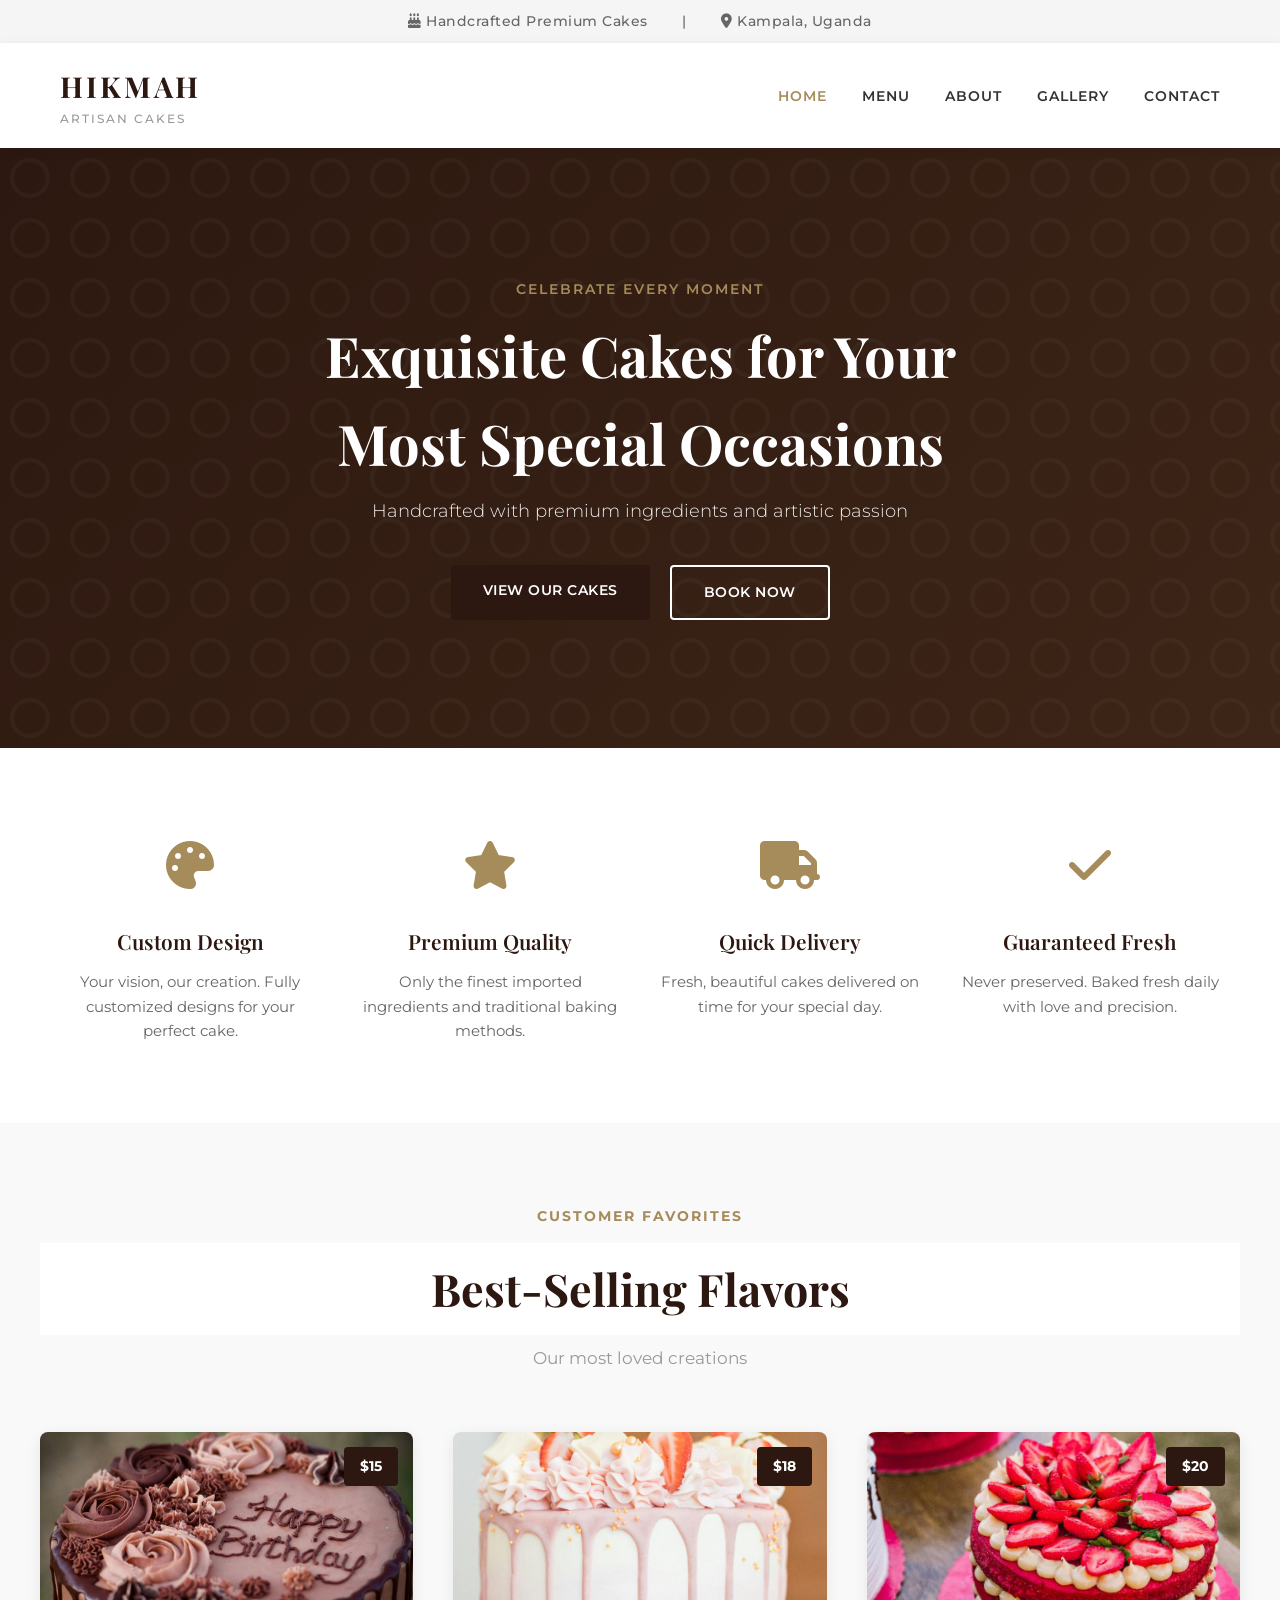
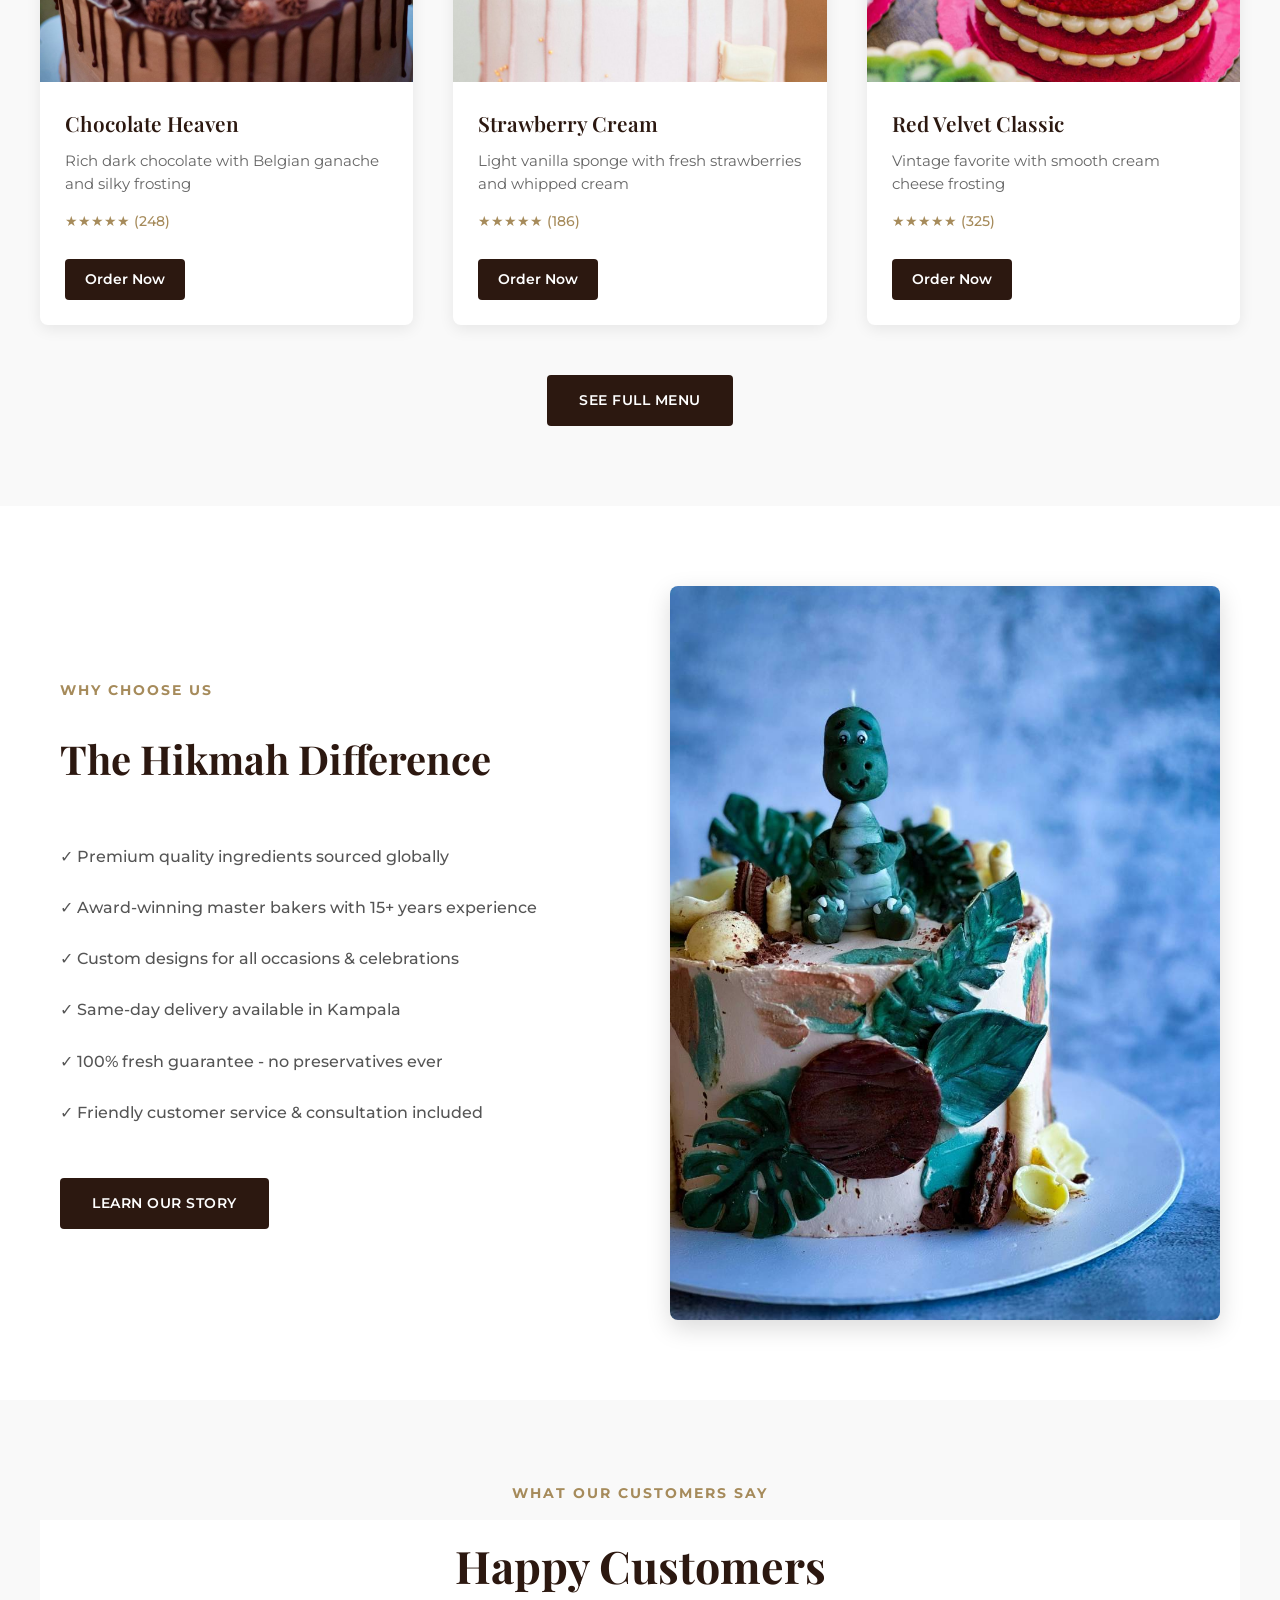
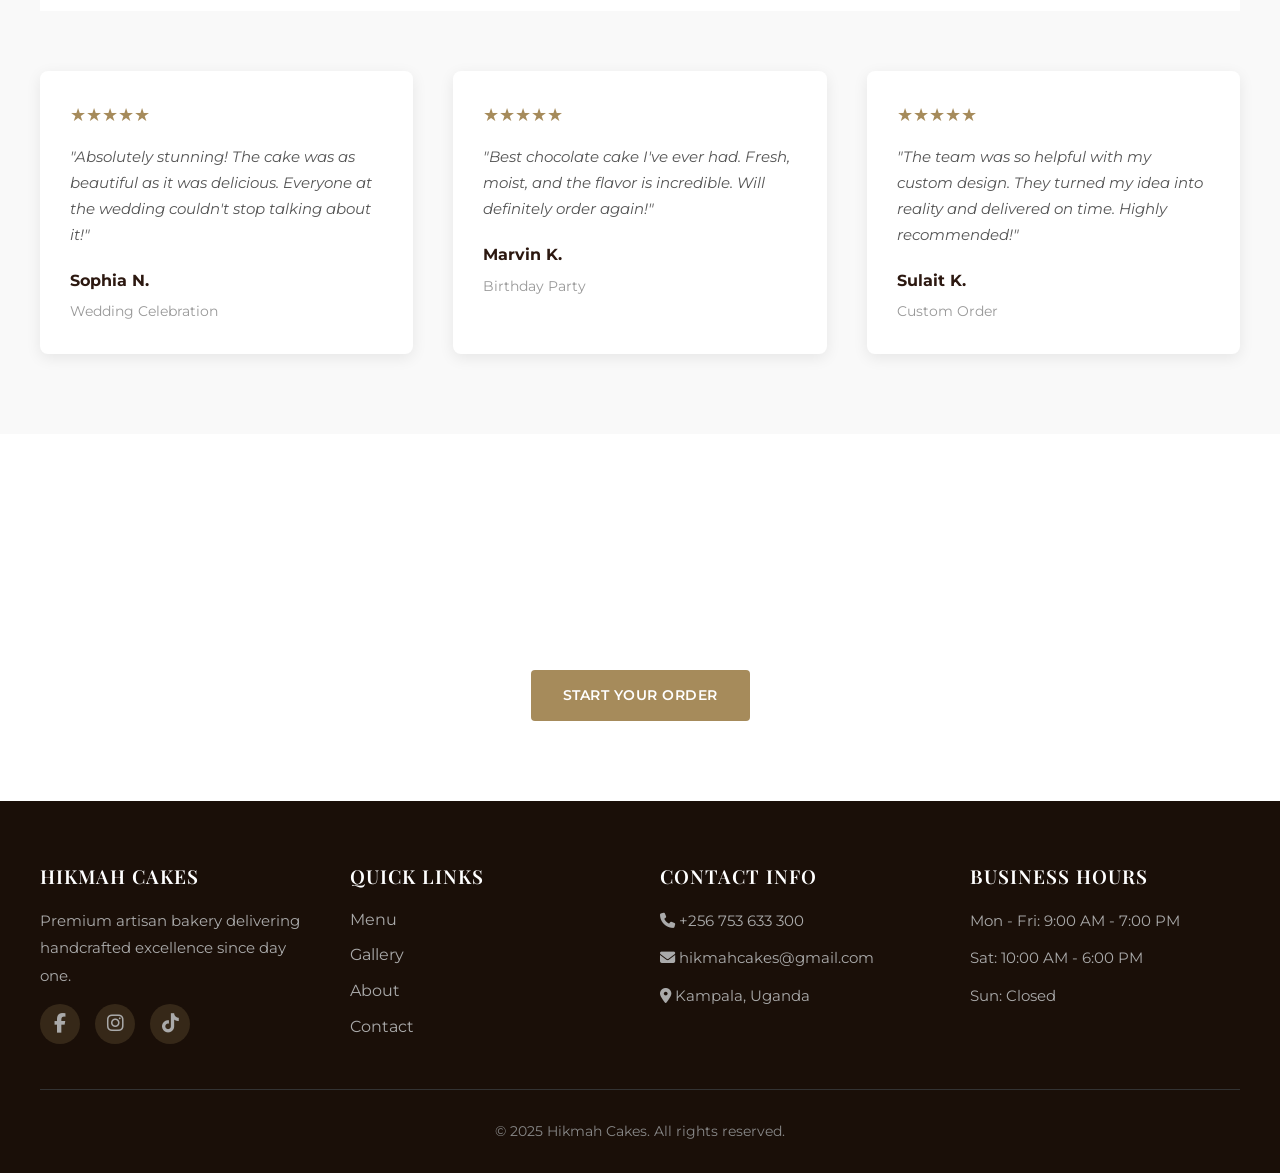
<file: index.html>
<!DOCTYPE html>
<html lang="en">
<head>
    <meta charset="UTF-8">
    <meta name="viewport" content="width=device-width, initial-scale=1.0">
    <meta name="description" content="Premium artisan cakes handcrafted with the finest ingredients. Custom designs for weddings, celebrations, and special occasions.">
    <title>Hikmah Cakes | Premium Artisan Bakery</title>
    <link rel="stylesheet" href="style.css">    <link rel="stylesheet" href="https://cdnjs.cloudflare.com/ajax/libs/font-awesome/6.4.0/css/all.min.css">    <link href="https://fonts.googleapis.com/css2?family=Montserrat:wght@300;400;500;600;700&family=Playfair+Display:wght@400;500;600;700&display=swap" rel="stylesheet">
</head>
<body>
    <!-- Simple Top Bar -->
    <div class="top-bar">
        <div class="top-bar-content">
            <span><i class="fas fa-birthday-cake"></i> Handcrafted Premium Cakes</span>
            <span>|</span>
            <span><i class="fas fa-map-marker-alt"></i>  Kampala, Uganda</span>
        </div>
    </div>

    <!-- Header & Logo -->
    <header class="main-header">
        <div class="header-wrapper">
            <div class="logo-main">
                <h1>HIKMAH</h1>
                <p>ARTISAN CAKES</p>
            </div>
            <nav role="navigation" aria-label="Main navigation" class="nav-main">
                <div class="hamburger" onclick="toggleMenu()">
                    <span></span>
                    <span></span>
                    <span></span>
                </div>
                <ul id="nav-menu">
                    <li><a href="index.html" class="active">HOME</a></li>
                    <li><a href="menu.html">MENU</a></li>                   
                    <li><a href="about.html">ABOUT</a></li>
                    <li><a href="gallery.html">GALLERY</a></li>
                    <li><a href="contact.html">CONTACT</a></li>
                </ul>
            </nav>
        </div>
    </header>

    <!-- Hero Section with Image -->
    <section class="hero-main">
        <div class="hero-overlay"></div>
        <div class="hero-text">
            <span class="hero-label">Celebrate Every Moment</span>
            <h2>Exquisite Cakes for Your</h2>
            <h2>Most Special Occasions</h2>
            <p>Handcrafted with premium ingredients and artistic passion</p>
            <div class="hero-buttons">
                <a href="menu.html" class="btn btn-dark">View Our Cakes</a>
                <a href="contact.html" class="btn btn-outline">Book Now</a>
            </div>
        </div>
    </section>

    <!-- Features Section -->
    <section class="features-section">
        <div class="features-grid">
            <div class="feature-card">
                <div class="feature-icon"><i class="fas fa-palette"></i></div>
                <h3>Custom Design</h3>
                <p>Your vision, our creation. Fully customized designs for your perfect cake.</p>
            </div>
            <div class="feature-card">
                <div class="feature-icon"><i class="fas fa-star"></i></div>
                <h3>Premium Quality</h3>
                <p>Only the finest imported ingredients and traditional baking methods.</p>
            </div>
            <div class="feature-card">
                <div class="feature-icon"><i class="fas fa-truck"></i></div>
                <h3>Quick Delivery</h3>
                <p>Fresh, beautiful cakes delivered on time for your special day.</p>
            </div>
            <div class="feature-card">
                <div class="feature-icon"><i class="fas fa-check"></i></div>
                <h3>Guaranteed Fresh</h3>
                <p>Never preserved. Baked fresh daily with love and precision.</p>
            </div>
        </div>
    </section>

    <!-- Best Sellers Section -->
    <section class="bestsellers">
        <div class="section-header">
            <span class="section-label">CUSTOMER FAVORITES</span>
            <h2>Best-Selling Flavors</h2>
            <p>Our most loved creations</p>
        </div>
        <div class="products-grid">
            <article class="product-card">
                <div class="product-image">
                    <img src="images/chocolate-cake.jpg" alt="Chocolate Heaven">
                    <span class="price-badge">$15</span>
                </div>
                <div class="product-info">
                    <h3>Chocolate Heaven</h3>
                    <p>Rich dark chocolate with Belgian ganache and silky frosting</p>
                    <div class="rating">★★★★★ (248)</div>
                    <a href="contact.html" class="product-btn">Order Now</a>
                </div>
            </article>

            <article class="product-card">
                <div class="product-image">
                    <img src="images/strawberry-cake.jpg" alt="Strawberry Cream">
                    <span class="price-badge">$18</span>
                </div>
                <div class="product-info">
                    <h3>Strawberry Cream</h3>
                    <p>Light vanilla sponge with fresh strawberries and whipped cream</p>
                    <div class="rating">★★★★★ (186)</div>
                    <a href="contact.html" class="product-btn">Order Now</a>
                </div>
            </article>

            <article class="product-card">
                <div class="product-image">
                    <img src="images/redvelvet.jpg" alt="Red Velvet">
                    <span class="price-badge">$20</span>
                </div>
                <div class="product-info">
                    <h3>Red Velvet Classic</h3>
                    <p>Vintage favorite with smooth cream cheese frosting</p>
                    <div class="rating">★★★★★ (325)</div>
                    <a href="contact.html" class="product-btn">Order Now</a>
                </div>
            </article>
        </div>
        <div class="section-cta">
            <a href="menu.html" class="btn btn-dark">See Full Menu</a>
        </div>
    </section>

    <!-- Why Choose Us -->
    <section class="why-choose">
        <div class="why-content">
            <div class="why-text">
                <span class="section-label">WHY CHOOSE US</span>
                <h2>The Hikmah Difference</h2>
                <ul class="features-list">
                    <li>✓ Premium quality ingredients sourced globally</li>
                    <li>✓ Award-winning master bakers with 15+ years experience</li>
                    <li>✓ Custom designs for all occasions & celebrations</li>
                    <li>✓ Same-day delivery available in Kampala</li>
                    <li>✓ 100% fresh guarantee - no preservatives ever</li>
                    <li>✓ Friendly customer service & consultation included</li>
                </ul>
                <a href="about.html" class="btn btn-dark">Learn Our Story</a>
            </div>
            <div class="why-image">
                <img src="images/karina-kungla-aZp6Gya7pUQ-unsplash.jpg" alt="Premium Cake">
            </div>
        </div>
    </section>

    <!-- Testimonials -->
    <section class="testimonials">
        <div class="section-header">
            <span class="section-label">WHAT OUR CUSTOMERS SAY</span>
            <h2>Happy Customers</h2>
        </div>
        <div class="testimonials-grid">
            <div class="testimonial-card">
                <div class="stars">★★★★★</div>
                <p>"Absolutely stunning! The cake was as beautiful as it was delicious. Everyone at the wedding couldn't stop talking about it!"</p>
                <strong>Sophia N.</strong>
                <span>Wedding Celebration</span>
            </div>
            <div class="testimonial-card">
                <div class="stars">★★★★★</div>
                <p>"Best chocolate cake I've ever had. Fresh, moist, and the flavor is incredible. Will definitely order again!"</p>
                <strong>Marvin K.</strong>
                <span>Birthday Party</span>
            </div>
            <div class="testimonial-card">
                <div class="stars">★★★★★</div>
                <p>"The team was so helpful with my custom design. They turned my idea into reality and delivered on time. Highly recommended!"</p>
                <strong>Sulait K.</strong>
                <span>Custom Order</span>
            </div>
        </div>
    </section>

    <!-- CTA Banner -->
    <section class="cta-banner">
        <h2>Ready to Order?</h2>
        <p>Create an unforgettable experience for your next celebration</p>
        <a href="contact.html" class="btn btn-secondary">Start Your Order</a>
    </section>

    <!-- Footer -->
    <footer class="main-footer">
        <div class="footer-top">
            <div class="footer-col">
                <h4>HIKMAH CAKES</h4>
                <p>Premium artisan bakery delivering handcrafted excellence since day one.</p>
                <div class="social-links">
                    <a href="#" title="Facebook"><i class="fab fa-facebook-f"></i></a>
                    <a href="#" title="Instagram"><i class="fab fa-instagram"></i></a>
                    <a href="#" title="TikTok"><i class="fab fa-tiktok"></i></a>
                </div>
            </div>
            <div class="footer-col">
                <h4>QUICK LINKS</h4>
                <ul>
                    <li><a href="menu.html">Menu</a></li>
                    <li><a href="gallery.html">Gallery</a></li>
                    <li><a href="about.html">About</a></li>
                    <li><a href="contact.html">Contact</a></li>
                </ul>
            </div>
            <div class="footer-col">
                <h4>CONTACT INFO</h4>
                <p><i class="fas fa-phone"></i> +256 753 633 300</p>
                <p><i class="fas fa-envelope"></i> hikmahcakes@gmail.com</p>
                <p><i class="fas fa-map-marker-alt"></i>  Kampala, Uganda</p>
            </div>
            <div class="footer-col">
                <h4>BUSINESS HOURS</h4>
                <p>Mon - Fri: 9:00 AM - 7:00 PM</p>
                <p>Sat: 10:00 AM - 6:00 PM</p>
                <p>Sun: Closed</p>
            </div>
        </div>
        <div class="footer-bottom">
            <p>&copy; 2025 Hikmah Cakes. All rights reserved.</p>
        </div>
    </footer>

    <script src="nav.js"></script>
</body>
</html>
</file>
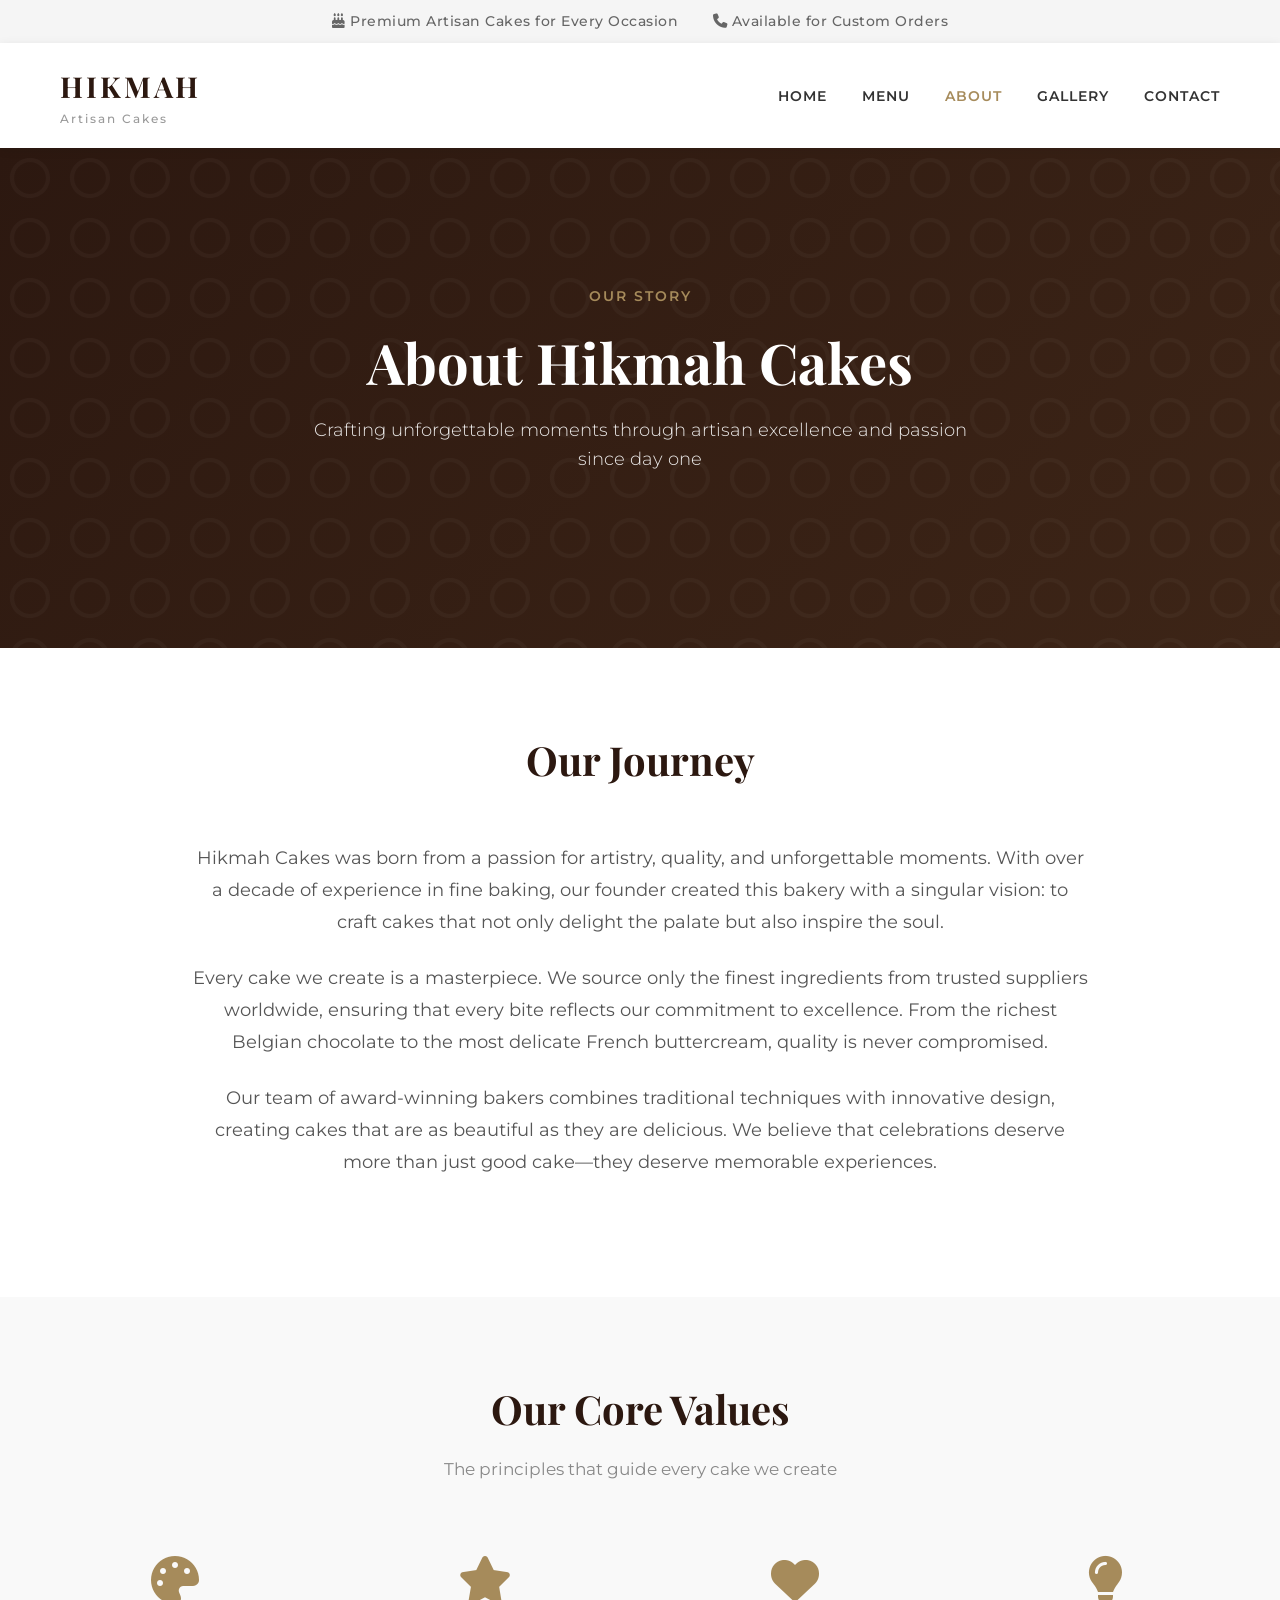
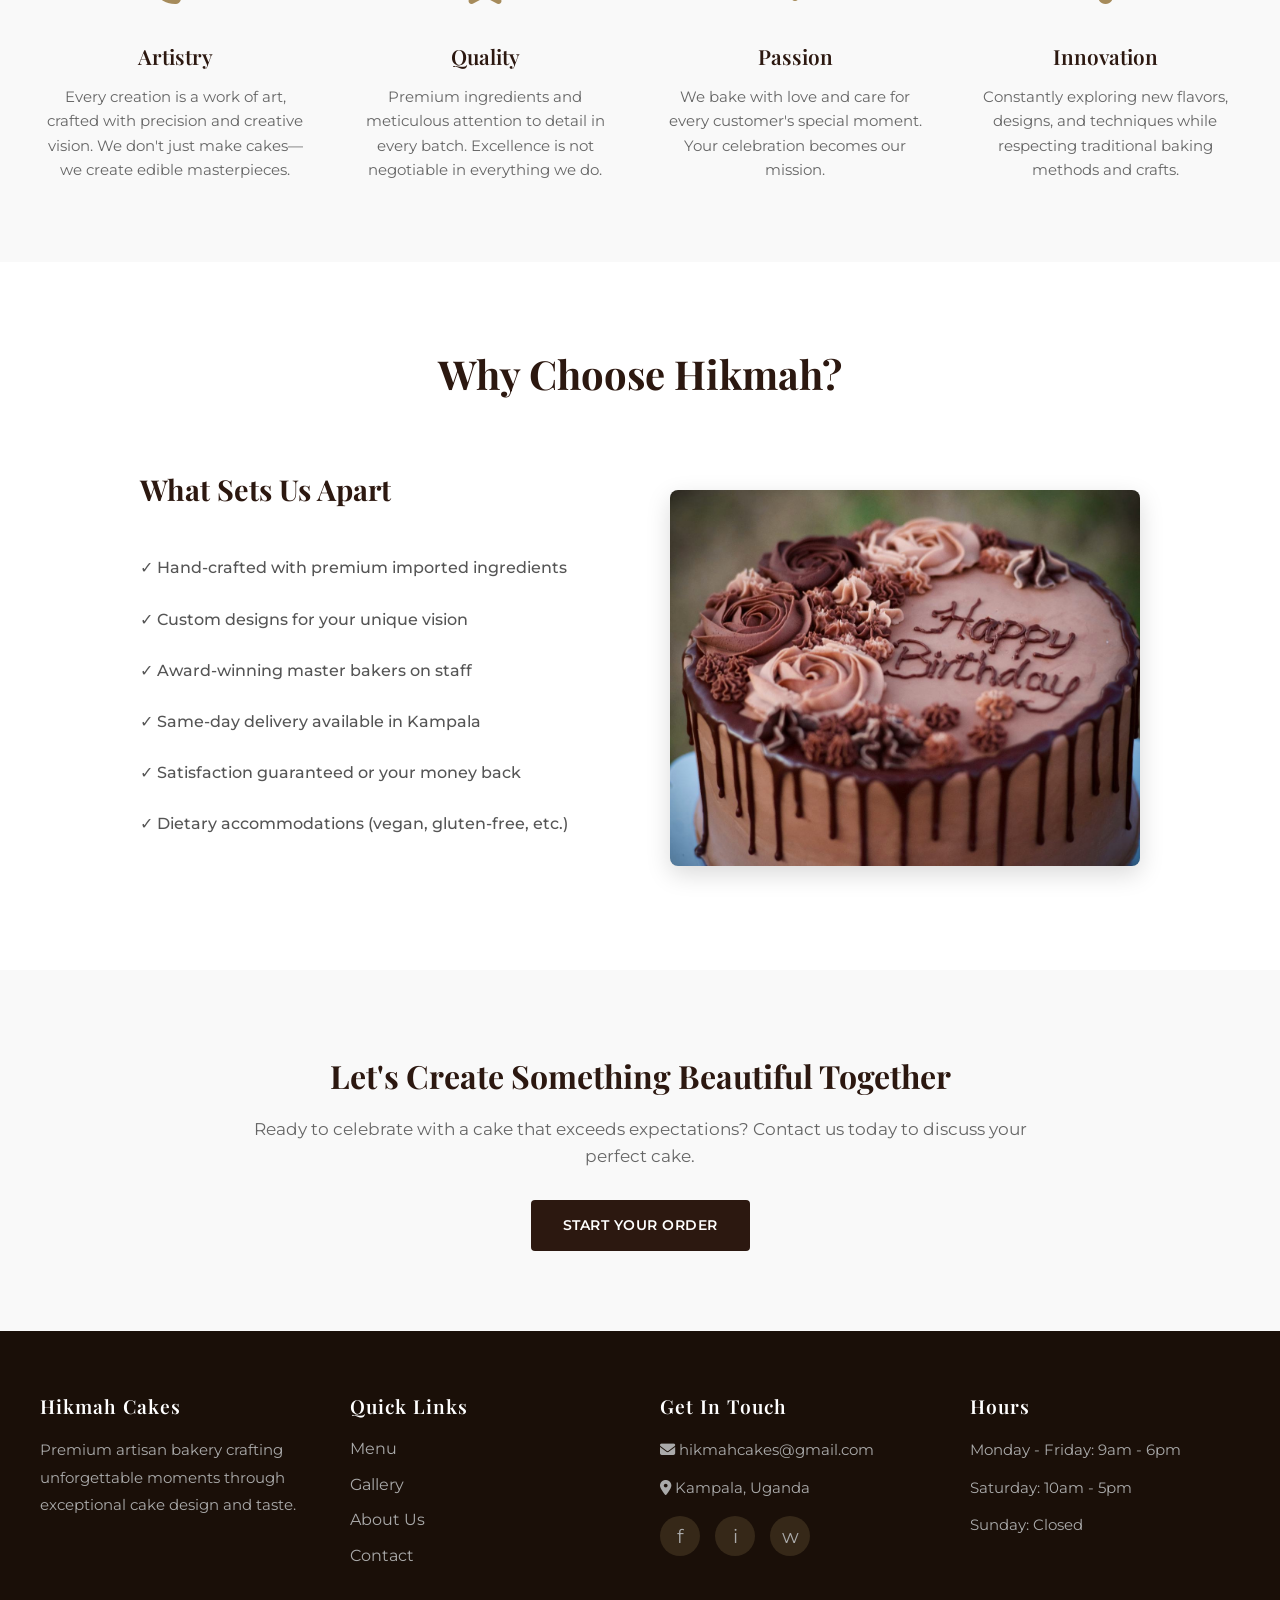
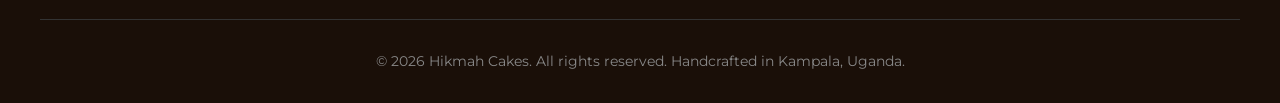
<file: about.html>
<!DOCTYPE html>
<html lang="en">
<head>
    <meta charset="UTF-8">
    <meta name="viewport" content="width=device-width, initial-scale=1.0">
    <meta name="description" content="Learn about Hikmah Cakes - our story, passion, and commitment to creating exceptional artisan cakes.">
    <title>About Us | Hikmah Cakes</title>
    <link rel="stylesheet" href="style.css">
    <link rel="stylesheet" href="https://cdnjs.cloudflare.com/ajax/libs/font-awesome/6.4.0/css/all.min.css">
    <link href="https://fonts.googleapis.com/css2?family=Montserrat:wght@400;500;600;700&family=Playfair+Display:wght@600;700&display=swap" rel="stylesheet">
</head>
<body>
    <!-- Top Bar -->
    <div class="top-bar">
        <div class="top-bar-content">
            <span><i class="fas fa-birthday-cake"></i> Premium Artisan Cakes for Every Occasion</span>
            <span><i class="fas fa-phone"></i> Available for Custom Orders</span>
        </div>
    </div>

    <!-- Header -->
    <header class="main-header">
        <div class="header-wrapper">
            <div class="logo-main">
                <h1>HIKMAH</h1>
                <p>Artisan Cakes</p>
            </div>
            <nav class="nav-main">
                <div class="hamburger" onclick="toggleMenu()">
                    <span></span>
                    <span></span>
                    <span></span>
                </div>
                <ul id="nav-menu">
                    <li><a href="index.html">Home</a></li>
                    <li><a href="menu.html">Menu</a></li>
                    <li><a href="about.html" class="active">About</a></li>
                    <li><a href="gallery.html">Gallery</a></li>
                    <li><a href="contact.html">Contact</a></li>
                </ul>
            </nav>
        </div>
    </header>

    <!-- Hero Section -->
    <section class="hero-main" style="min-height: 500px;">
        <div class="hero-overlay"></div>
        <div class="hero-text">
            <div class="hero-label">Our Story</div>
            <h2>About Hikmah Cakes</h2>
            <p>Crafting unforgettable moments through artisan excellence and passion since day one</p>
        </div>
    </section>

    <!-- Main Content -->
    <main>
        <!-- Our Story Section -->
        <section style="padding: 80px 20px;">
            <div style="max-width: 900px; margin: 0 auto;">
                <h3 style="font-family: 'Playfair Display', serif; font-size: 2.5em; color: #2c1810; text-align: center; margin-bottom: 50px;">Our Journey</h3>
                
                <p style="font-size: 1.1em; color: #555; margin-bottom: 25px; line-height: 1.8; text-align: center;">
                    Hikmah Cakes was born from a passion for artistry, quality, and unforgettable moments. With over a decade of experience in fine baking, our founder created this bakery with a singular vision: to craft cakes that not only delight the palate but also inspire the soul.
                </p>
                
                <p style="font-size: 1.1em; color: #555; margin-bottom: 25px; line-height: 1.8; text-align: center;">
                    Every cake we create is a masterpiece. We source only the finest ingredients from trusted suppliers worldwide, ensuring that every bite reflects our commitment to excellence. From the richest Belgian chocolate to the most delicate French buttercream, quality is never compromised.
                </p>
                
                <p style="font-size: 1.1em; color: #555; margin-bottom: 40px; line-height: 1.8; text-align: center;">
                    Our team of award-winning bakers combines traditional techniques with innovative design, creating cakes that are as beautiful as they are delicious. We believe that celebrations deserve more than just good cake—they deserve memorable experiences.
                </p>
            </div>
        </section>

        <!-- Core Values Section -->
        <section style="padding: 80px 20px; background: #f9f9f9;">
            <div style="max-width: 1200px; margin: 0 auto;">
                <div style="text-align: center; margin-bottom: 60px;">
                    <h3 style="font-family: 'Playfair Display', serif; font-size: 2.5em; color: #2c1810; margin-bottom: 15px;">Our Core Values</h3>
                    <p style="color: #888; font-size: 1.05em;">The principles that guide every cake we create</p>
                </div>

                <div class="features-grid">
                    <div class="feature-card">
                        <div class="feature-icon"><i class="fas fa-palette"></i></div>
                        <h3>Artistry</h3>
                        <p>Every creation is a work of art, crafted with precision and creative vision. We don't just make cakes—we create edible masterpieces.</p>
                    </div>
                    <div class="feature-card">
                        <div class="feature-icon"><i class="fas fa-star"></i></div>
                        <h3>Quality</h3>
                        <p>Premium ingredients and meticulous attention to detail in every batch. Excellence is not negotiable in everything we do.</p>
                    </div>
                    <div class="feature-card">
                        <div class="feature-icon"><i class="fas fa-heart"></i></div>
                        <h3>Passion</h3>
                        <p>We bake with love and care for every customer's special moment. Your celebration becomes our mission.</p>
                    </div>
                    <div class="feature-card">
                        <div class="feature-icon"><i class="fas fa-lightbulb"></i></div>
                        <h3>Innovation</h3>
                        <p>Constantly exploring new flavors, designs, and techniques while respecting traditional baking methods and crafts.</p>
                    </div>
                </div>
            </div>
        </section>

        <!-- Why Choose Us Section -->
        <section style="padding: 80px 20px;">
            <div style="max-width: 1200px; margin: 0 auto;">
                <div style="text-align: center; margin-bottom: 60px;">
                    <h3 style="font-family: 'Playfair Display', serif; font-size: 2.5em; color: #2c1810;">Why Choose Hikmah?</h3>
                </div>

                <div style="display: grid; grid-template-columns: 1fr 1fr; gap: 60px; align-items: center; max-width: 1000px; margin: 0 auto;">
                    <div>
                        <h4 style="font-family: 'Playfair Display', serif; font-size: 1.8em; color: #2c1810; margin-bottom: 30px;">What Sets Us Apart</h4>
                        <ul class="features-list">
                            <li>✓ Hand-crafted with premium imported ingredients</li>
                            <li>✓ Custom designs for your unique vision</li>
                            <li>✓ Award-winning master bakers on staff</li>
                            <li>✓ Same-day delivery available in Kampala</li>
                            <li>✓ Satisfaction guaranteed or your money back</li>
                            <li>✓ Dietary accommodations (vegan, gluten-free, etc.)</li>
                        </ul>
                    </div>
                    <div class="why-image">
                        <img src="images/chocolate-cake.jpg" alt="Premium cake creation by Hikmah Cakes">
                    </div>
                </div>
            </div>
        </section>

        <!-- CTA Section -->
        <section style="padding: 80px 20px; background: #f9f9f9; text-align: center;">
            <div style="max-width: 800px; margin: 0 auto;">
                <h3 style="font-family: 'Playfair Display', serif; font-size: 2em; color: #2c1810; margin-bottom: 15px;">Let's Create Something Beautiful Together</h3>
                <p style="color: #666; font-size: 1.05em; margin-bottom: 30px;">Ready to celebrate with a cake that exceeds expectations? Contact us today to discuss your perfect cake.</p>
                <a href="contact.html" class="btn btn-dark">Start Your Order</a>
            </div>
        </section>
    </main>

    <!-- Footer -->
    <footer class="main-footer">
        <div class="footer-top">
            <div class="footer-col">
                <h4>Hikmah Cakes</h4>
                <p>Premium artisan bakery crafting unforgettable moments through exceptional cake design and taste.</p>
            </div>
            <div class="footer-col">
                <h4>Quick Links</h4>
                <ul>
                    <li><a href="menu.html">Menu</a></li>
                    <li><a href="gallery.html">Gallery</a></li>
                    <li><a href="about.html">About Us</a></li>
                    <li><a href="contact.html">Contact</a></li>
                </ul>
            </div>
            <div class="footer-col">
                <h4>Get In Touch</h4>
                <p><i class="fas fa-envelope"></i> hikmahcakes@gmail.com</p>
                <p><i class="fas fa-map-marker-alt"></i>  Kampala, Uganda</p>
                <div class="social-links">
                    <a href="#">f</a>
                    <a href="#">i</a>
                    <a href="#">w</a>
                </div>
            </div>
            <div class="footer-col">
                <h4>Hours</h4>
                <p>Monday - Friday: 9am - 6pm</p>
                <p>Saturday: 10am - 5pm</p>
                <p>Sunday: Closed</p>
            </div>
        </div>
        <div class="footer-bottom">
            <p>&copy; 2026 Hikmah Cakes. All rights reserved. Handcrafted in Kampala, Uganda.</p>
        </div>
    </footer>

    <script src="nav.js"></script>
</body>
</html>
</file>
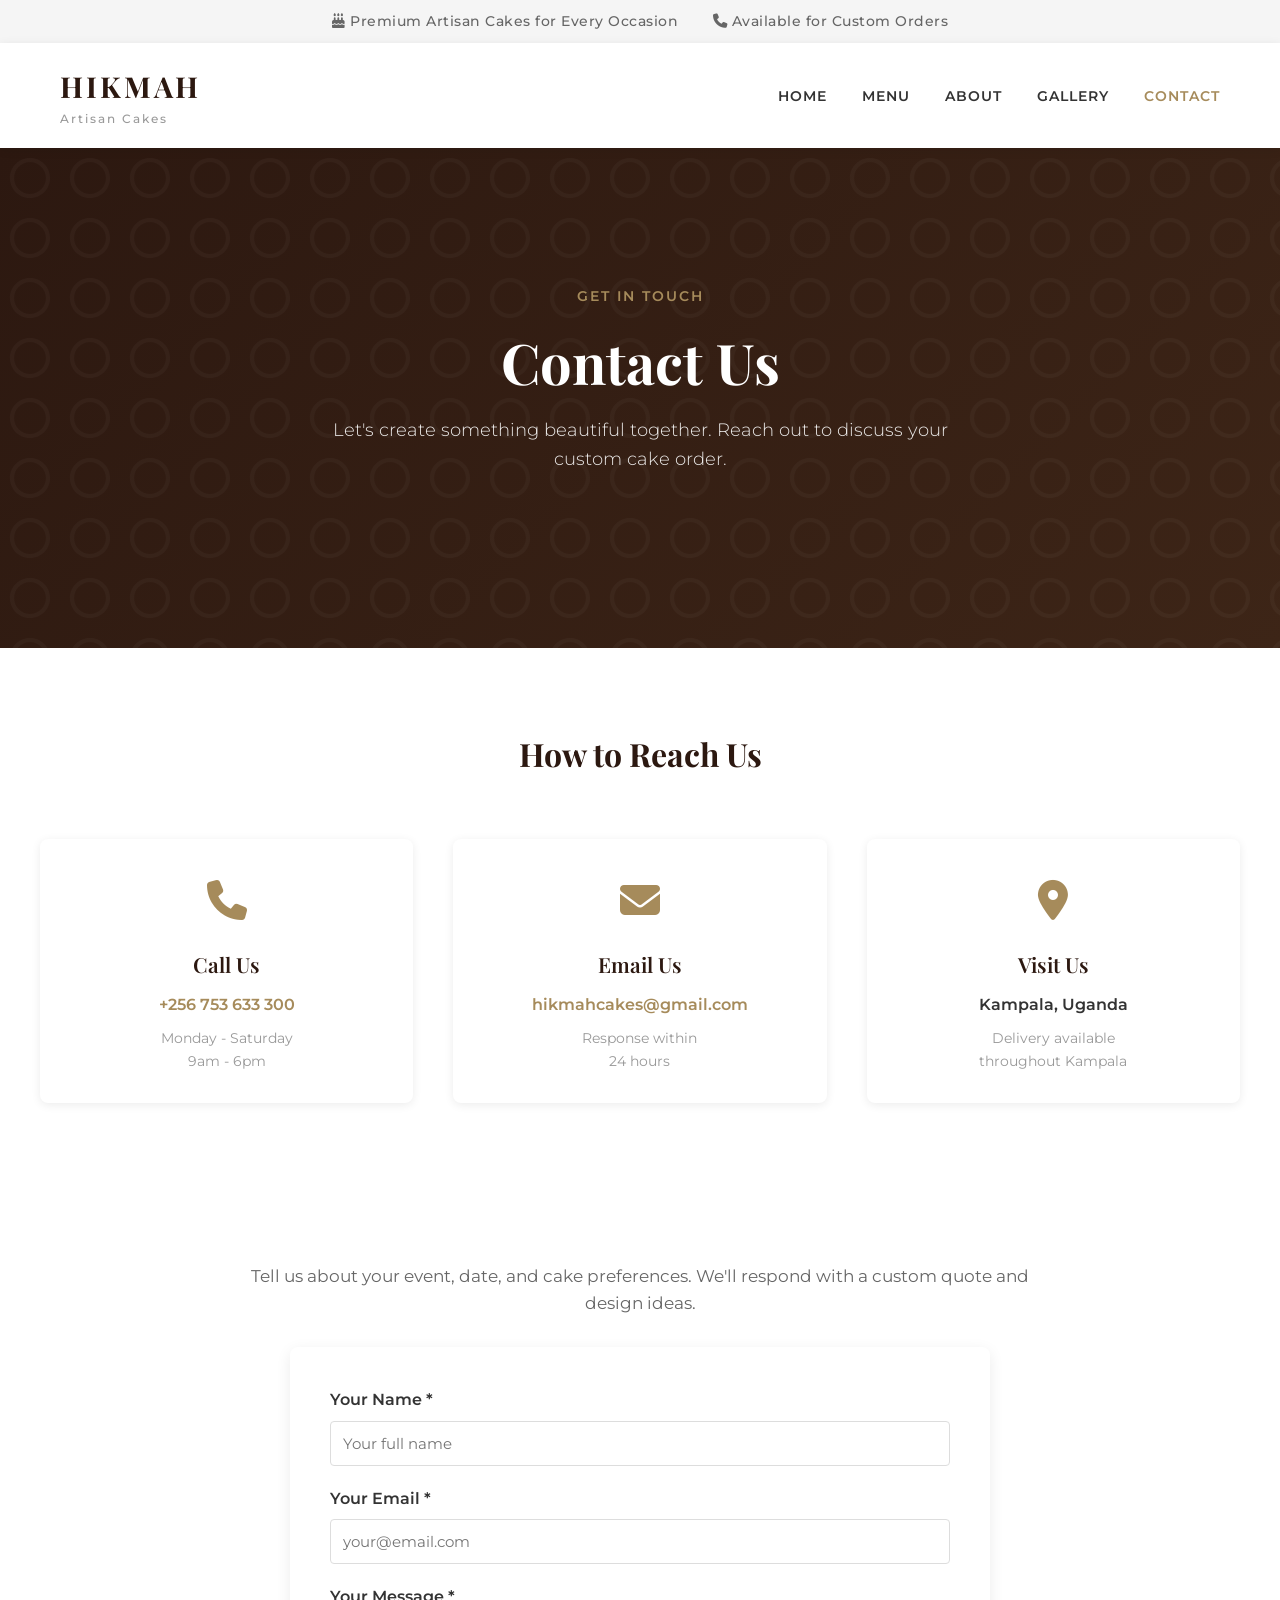
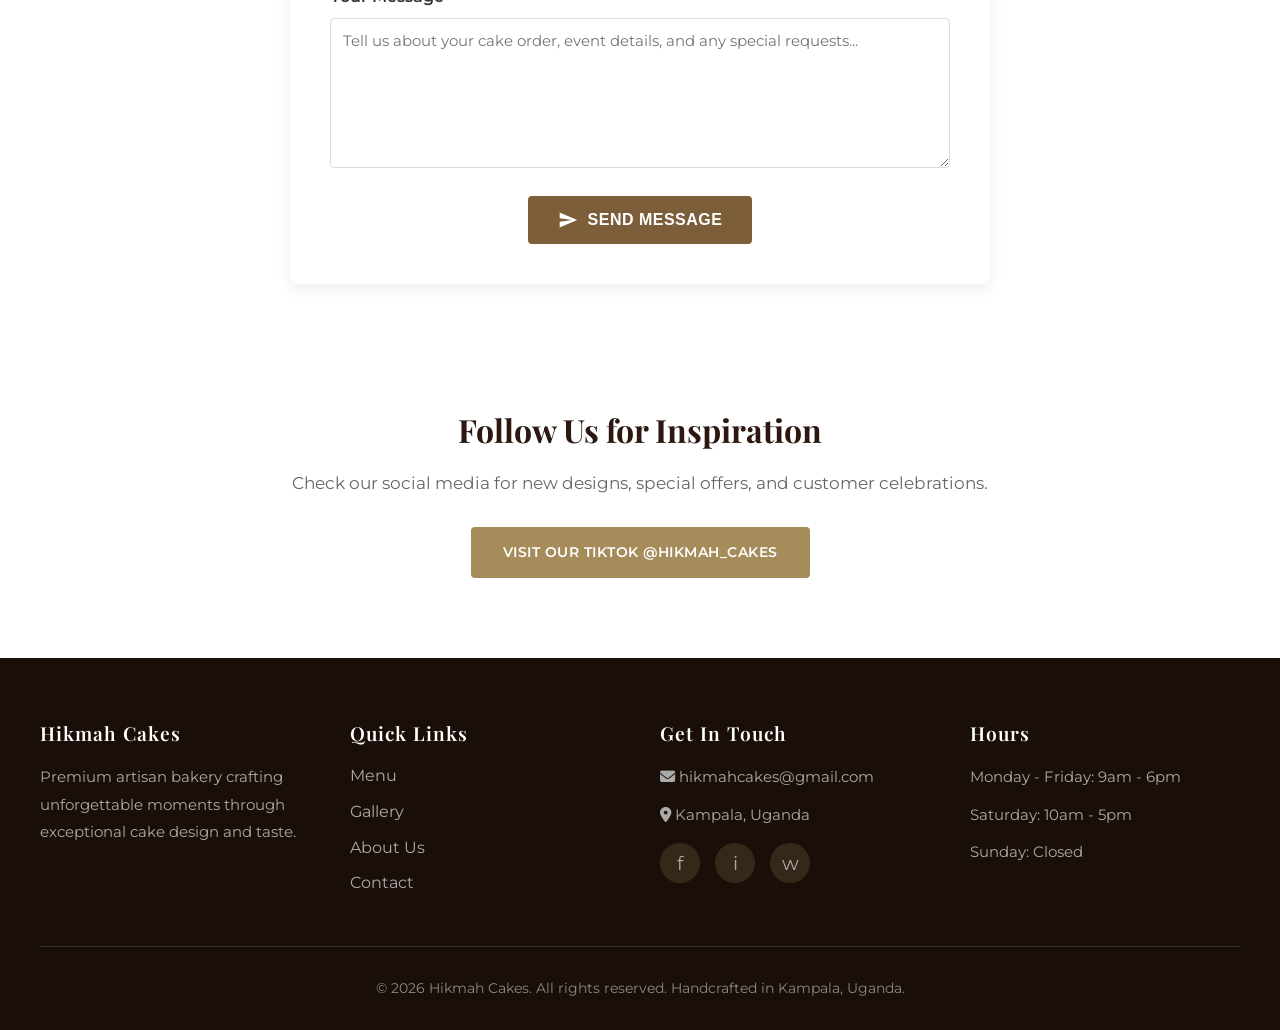
<file: contact.html>
<!DOCTYPE html>
<html lang="en">
<head>
  <meta charset="UTF-8" />
  <meta name="viewport" content="width=device-width, initial-scale=1.0" />
  <meta name="description" content="Contact Hikmah Cakes to order your custom artisan cake. We're here to make your celebration special.">
  <title>Contact | Hikmah Cakes</title>
  <link rel="stylesheet" href="style.css" />
  <link rel="stylesheet" href="https://cdnjs.cloudflare.com/ajax/libs/font-awesome/6.4.0/css/all.min.css">
  <link href="https://fonts.googleapis.com/css2?family=Montserrat:wght@400;500;600;700&family=Playfair+Display:wght@600;700&display=swap" rel="stylesheet">
  <style>
    .contact-section {
      padding: 80px 20px;
      max-width: 1200px;
      margin: 0 auto;
    }

    .contact-intro {
      text-align: center;
      margin-bottom: 60px;
    }

    .contact-grid {
      display: grid;
      grid-template-columns: repeat(auto-fit, minmax(280px, 1fr));
      gap: 40px;
      margin-bottom: 60px;
    }

    .contact-card {
      text-align: center;
      padding: 30px;
      background: white;
      border-radius: 8px;
      box-shadow: 0 2px 10px rgba(0, 0, 0, 0.08);
    }

    .contact-card-icon {
      font-size: 2.5em;
      margin-bottom: 15px;
    }

    .contact-card h3 {
      font-family: 'Playfair Display', serif;
      color: #2c1810;
      margin-bottom: 10px;
      font-size: 1.3em;
    }

    .contact-card a {
      color: #8B6F47;
      text-decoration: none;
      transition: color 0.3s ease;
    }

    .contact-card a:hover {
      color: #6d5837;
    }

    .error {
      color: #d32f2f;
      font-size: 0.9em;
      display: none;
      margin-top: 6px;
    }

    input[aria-invalid="true"],
    textarea[aria-invalid="true"] {
      outline: 2px solid rgba(211, 47, 47, 0.25);
    }

    .success {
      display: none;
      background-color: #d4edda;
      color: #155724;
      border: 1px solid #c3e6cb;
      padding: 15px;
      border-radius: 6px;
      margin-bottom: 20px;
      font-weight: 500;
      opacity: 0;
      transition: opacity 0.8s ease;
    }

    .success.show {
      display: block;
      opacity: 1;
    }

    .whatsapp-btn {
      background-color: #25d366;
      border: none;
      color: white;
      font-size: 16px;
      padding: 14px 30px;
      border-radius: 4px;
      cursor: pointer;
      display: inline-flex;
      align-items: center;
      gap: 8px;
      transition: all 0.3s ease;
      font-weight: 600;
      text-transform: uppercase;
      letter-spacing: 0.5px;
      width: 100%;
      justify-content: center;
    }

    .whatsapp-btn:hover {
      background-color: #1ebc59;
      transform: translateY(-2px);
    }

    .whatsapp-btn svg {
      width: 20px;
      height: 20px;
      fill: white;
    }

    .contact-form label {
      display: block;
      margin-bottom: 8px;
      color: #333;
      font-weight: 600;
      text-align: left;
    }

    .contact-form input,
    .contact-form textarea {
      width: 100%;
      margin-bottom: 20px;
      padding: 12px;
      border: 1px solid #ddd;
      border-radius: 4px;
      font-family: inherit;
      font-size: 0.95em;
    }

    .contact-form input:focus,
    .contact-form textarea:focus {
      outline: none;
      border-color: #A68B5B;
      background: #fafafa;
    }
  </style>
</head>
<body>
  <!-- Top Bar -->
  <div class="top-bar">
    <div class="top-bar-content">
      <span><i class="fas fa-birthday-cake"></i> Premium Artisan Cakes for Every Occasion</span>
      <span><i class="fas fa-phone"></i> Available for Custom Orders</span>
    </div>
  </div>

  <!-- Header -->
  <header class="main-header">
    <div class="header-wrapper">
      <div class="logo-main">
        <h1>HIKMAH</h1>
        <p>Artisan Cakes</p>
      </div>
      <nav class="nav-main">
        <div class="hamburger" onclick="toggleMenu()">
          <span></span>
          <span></span>
          <span></span>
        </div>
        <ul id="nav-menu">
          <li><a href="index.html">Home</a></li>
          <li><a href="menu.html">Menu</a></li>
          <li><a href="about.html">About</a></li>
          <li><a href="gallery.html">Gallery</a></li>
          <li><a href="contact.html" class="active">Contact</a></li>
        </ul>
      </nav>
    </div>
  </header>

  <!-- Hero Section -->
  <section class="hero-main" style="min-height: 500px;">
    <div class="hero-overlay"></div>
    <div class="hero-text">
      <div class="hero-label">Get In Touch</div>
      <h2>Contact Us</h2>
      <p>Let's create something beautiful together. Reach out to discuss your custom cake order.</p>
    </div>
  </section>

  <main>
    <!-- Contact Info Cards -->
    <section style="padding: 80px 20px; background: white;">
      <div style="max-width: 1200px; margin: 0 auto;">
        <h3 style="font-family: 'Playfair Display', serif; font-size: 2em; color: #2c1810; text-align: center; margin-bottom: 60px;">How to Reach Us</h3>

        <div style="display: grid; grid-template-columns: repeat(auto-fit, minmax(300px, 1fr)); gap: 40px; margin-bottom: 40px;">
          <div class="contact-card">
            <div class="contact-card-icon"><i class="fas fa-phone"></i></div>
            <h3>Call Us</h3>
            <p><a href="tel:+256753633300" style="color: #A68B5B; text-decoration: none; font-weight: 600;">+256 753 633 300</a></p>
            <p style="color: #999; font-size: 0.9em; margin-top: 10px;">Monday - Saturday<br>9am - 6pm</p>
          </div>
          <div class="contact-card">
            <div class="contact-card-icon"><i class="fas fa-envelope"></i></div>
            <h3>Email Us</h3>
            <p><a href="mailto:hikmahcakes@gmail.com" style="color: #A68B5B; text-decoration: none; font-weight: 600;">hikmahcakes@gmail.com</a></p>
            <p style="color: #999; font-size: 0.9em; margin-top: 10px;">Response within<br>24 hours</p>
          </div>
          <div class="contact-card">
            <div class="contact-card-icon"><i class="fas fa-map-marker-alt"></i></div>
            <h3>Visit Us</h3>
            <p style="color: #333; font-weight: 600;">Kampala, Uganda</p>
            <p style="color: #999; font-size: 0.9em; margin-top: 10px;">Delivery available<br>throughout Kampala</p>
          </div>
        </div>
      </div>
    </section>
    <section style="padding: 40px 0; text-align: center;">
      <div style="max-width: 800px; margin: 0 auto;">
        <p style="color: #666; font-size: 1.05em; margin-bottom: 30px;">Tell us about your event, date, and cake preferences. We'll respond with a custom quote and design ideas.</p>
      </div>

      <div style="max-width: 700px; margin: 0 auto;">
        <form id="contactForm" class="contact-form" action="https://api.web3forms.com/submit" method="POST" novalidate>
          <input type="hidden" name="access_key" value="YOUR_WEB3FORMS_ACCESS_KEY" />
          <input type="hidden" name="subject" value="New inquiry from Hikmah Cakes website" />
          <input type="hidden" name="redirect" value="https://yourdomain.com/thank-you" />
          <div id="successBox" class="success">✅ Your message is ready to send to our team.</div>

          <label for="name">Your Name *</label>
          <input type="text" id="name" name="name" placeholder="Your full name" required pattern="^[A-Za-z\s.'-]{2,}$" aria-describedby="nameError" />
          <small id="nameError" class="error"></small>

          <label for="email">Your Email *</label>
          <input type="email" id="email" name="email" placeholder="your@email.com" required aria-describedby="emailError" />
          <small id="emailError" class="error"></small>

          <label for="message">Your Message *</label>
          <textarea id="message" name="message" placeholder="Tell us about your cake order, event details, and any special requests..." required minlength="10" maxlength="1000" aria-describedby="messageError"></textarea>
          <small id="messageError" class="error"></small>

          <button type="submit" class="submit-btn">
            <svg xmlns="http://www.w3.org/2000/svg" viewBox="0 0 24 24" aria-hidden="true">
              <path fill="currentColor" d="M2 21l21-9L2 3v7l15 2-15 2v7z"/>
            </svg>
            Send Message
          </button>
        </form>
      </div>
    </section>

    <!-- Social CTA Section -->
    <section style="padding: 80px 20px; background: white; text-align: center;">
      <div style="max-width: 800px; margin: 0 auto;">
        <h3 style="font-family: 'Playfair Display', serif; font-size: 2em; color: #2c1810; margin-bottom: 15px;">Follow Us for Inspiration</h3>
        <p style="color: #666; font-size: 1.05em; margin-bottom: 30px;">Check our social media for new designs, special offers, and customer celebrations.</p>
        <a href="https://www.tiktok.com/@hikmah_cakes" target="_blank" rel="noopener noreferrer" class="btn btn-secondary">Visit Our TikTok @hikmah_cakes</a>
      </div>
    </section>
  </main>

  <!-- Footer -->
  <footer class="main-footer">
    <div class="footer-top">
      <div class="footer-col">
        <h4>Hikmah Cakes</h4>
        <p>Premium artisan bakery crafting unforgettable moments through exceptional cake design and taste.</p>
      </div>
      <div class="footer-col">
        <h4>Quick Links</h4>
        <ul>
          <li><a href="menu.html">Menu</a></li>
          <li><a href="gallery.html">Gallery</a></li>
          <li><a href="about.html">About Us</a></li>
          <li><a href="contact.html">Contact</a></li>
        </ul>
      </div>
      <div class="footer-col">
        <h4>Get In Touch</h4>
        <p><i class="fas fa-envelope"></i> hikmahcakes@gmail.com</p>
        <p><i class="fas fa-map-marker-alt"></i>  Kampala, Uganda</p>
        <div class="social-links">
          <a href="#">f</a>
          <a href="#">i</a>
          <a href="#">w</a>
        </div>
      </div>
      <div class="footer-col">
        <h4>Hours</h4>
        <p>Monday - Friday: 9am - 6pm</p>
        <p>Saturday: 10am - 5pm</p>
        <p>Sunday: Closed</p>
      </div>
    </div>
    <div class="footer-bottom">
      <p>&copy; 2026 Hikmah Cakes. All rights reserved. Handcrafted in Kampala, Uganda.</p>
    </div>
  </footer>

  <script src="nav.js"></script>
  <script>
    (function () {
      const form = document.getElementById('contactForm');
      const nameEl = document.getElementById('name');
      const emailEl = document.getElementById('email');
      const messageEl = document.getElementById('message');
      const successBox = document.getElementById('successBox');

      function validateField(input, errorId, message) {
        const errorEl = document.getElementById(errorId);
        if (!input.checkValidity() || !input.value.trim()) {
          errorEl.textContent = message;
          errorEl.style.display = 'block';
          input.setAttribute('aria-invalid', 'true');
          return false;
        }
        errorEl.textContent = '';
        errorEl.style.display = 'none';
        input.removeAttribute('aria-invalid');
        return true;
      }

      form.addEventListener('submit', function (event) {
        const isNameValid = validateField(nameEl, 'nameError', 'Please enter your name.');
        const isEmailValid = validateField(emailEl, 'emailError', 'Please enter a valid email.');
        const isMessageValid = validateField(messageEl, 'messageError', 'Please enter a message.');

        if (!isNameValid || !isEmailValid || !isMessageValid) {
          event.preventDefault();
          return;
        }

        successBox.textContent = '✅ Your message is being sent.';
        successBox.classList.add('show');
      });
    })();
  </script>
</body>
</html>
</file>
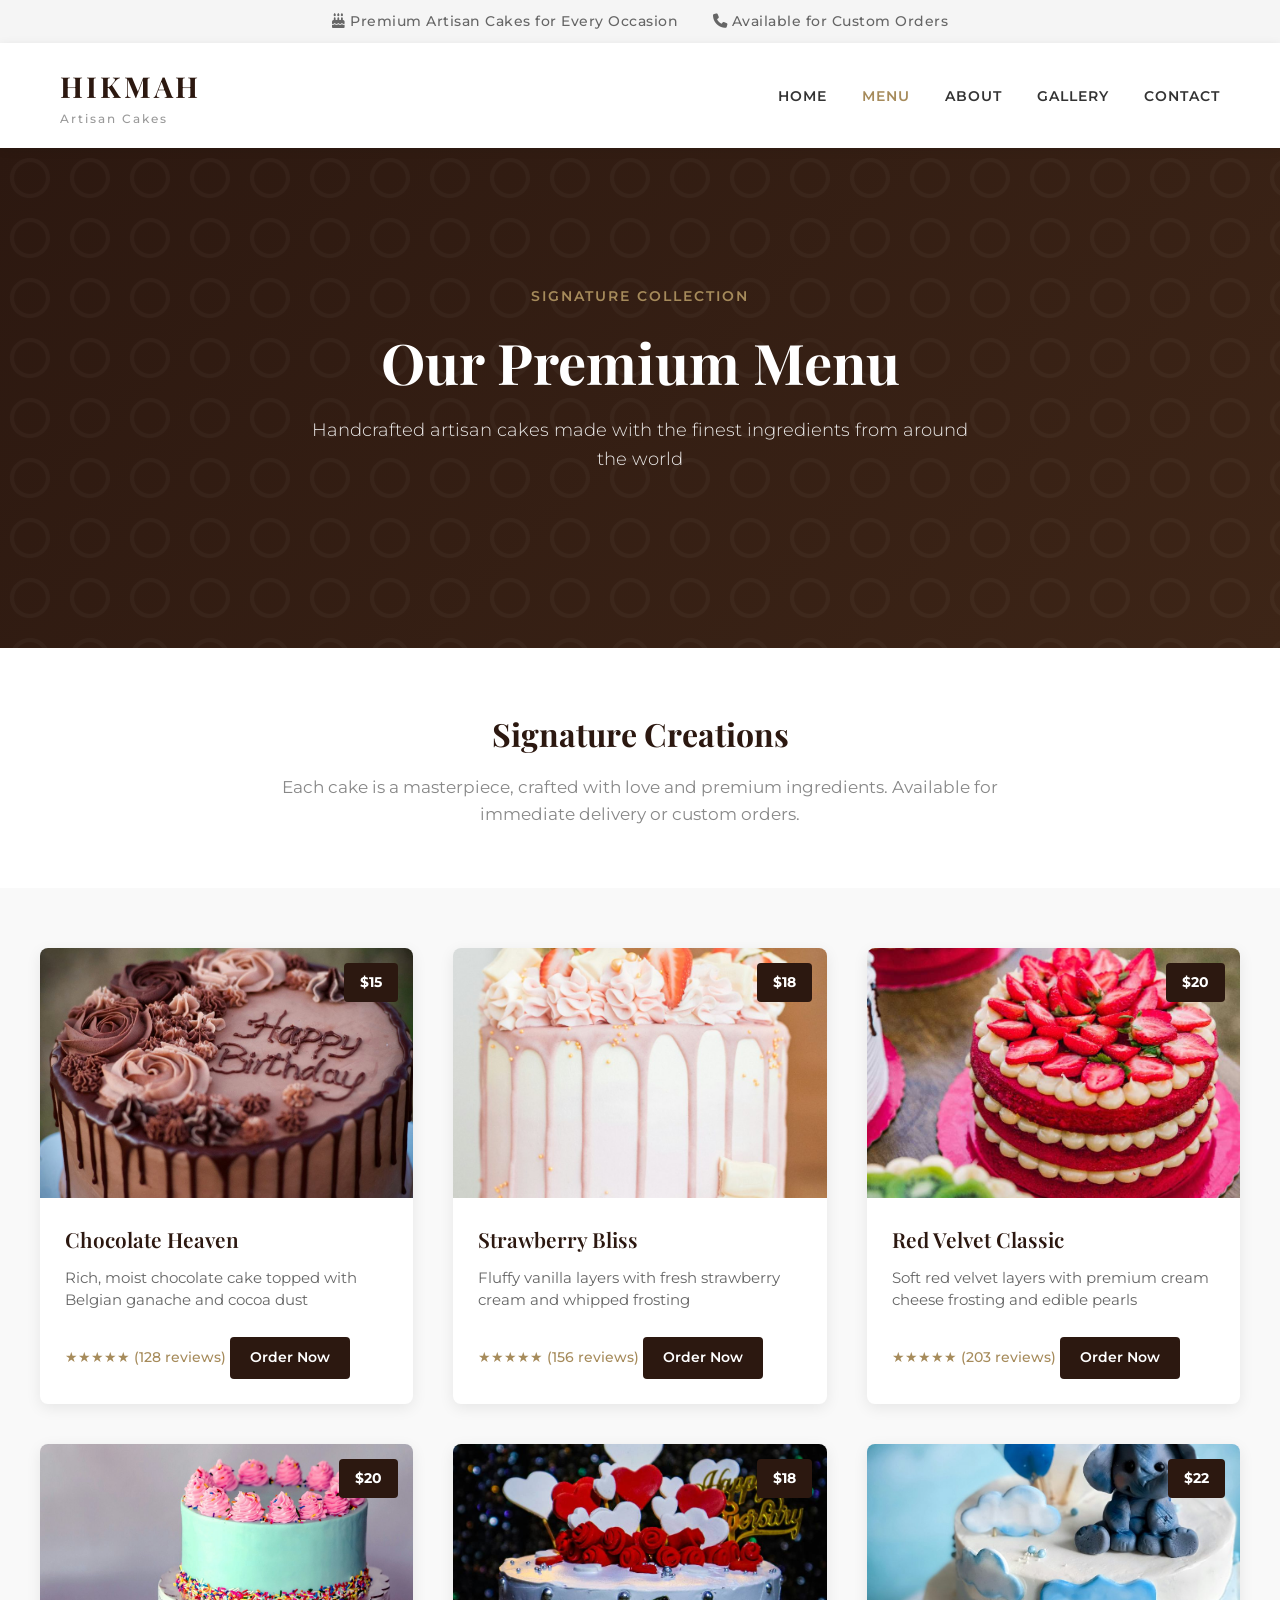
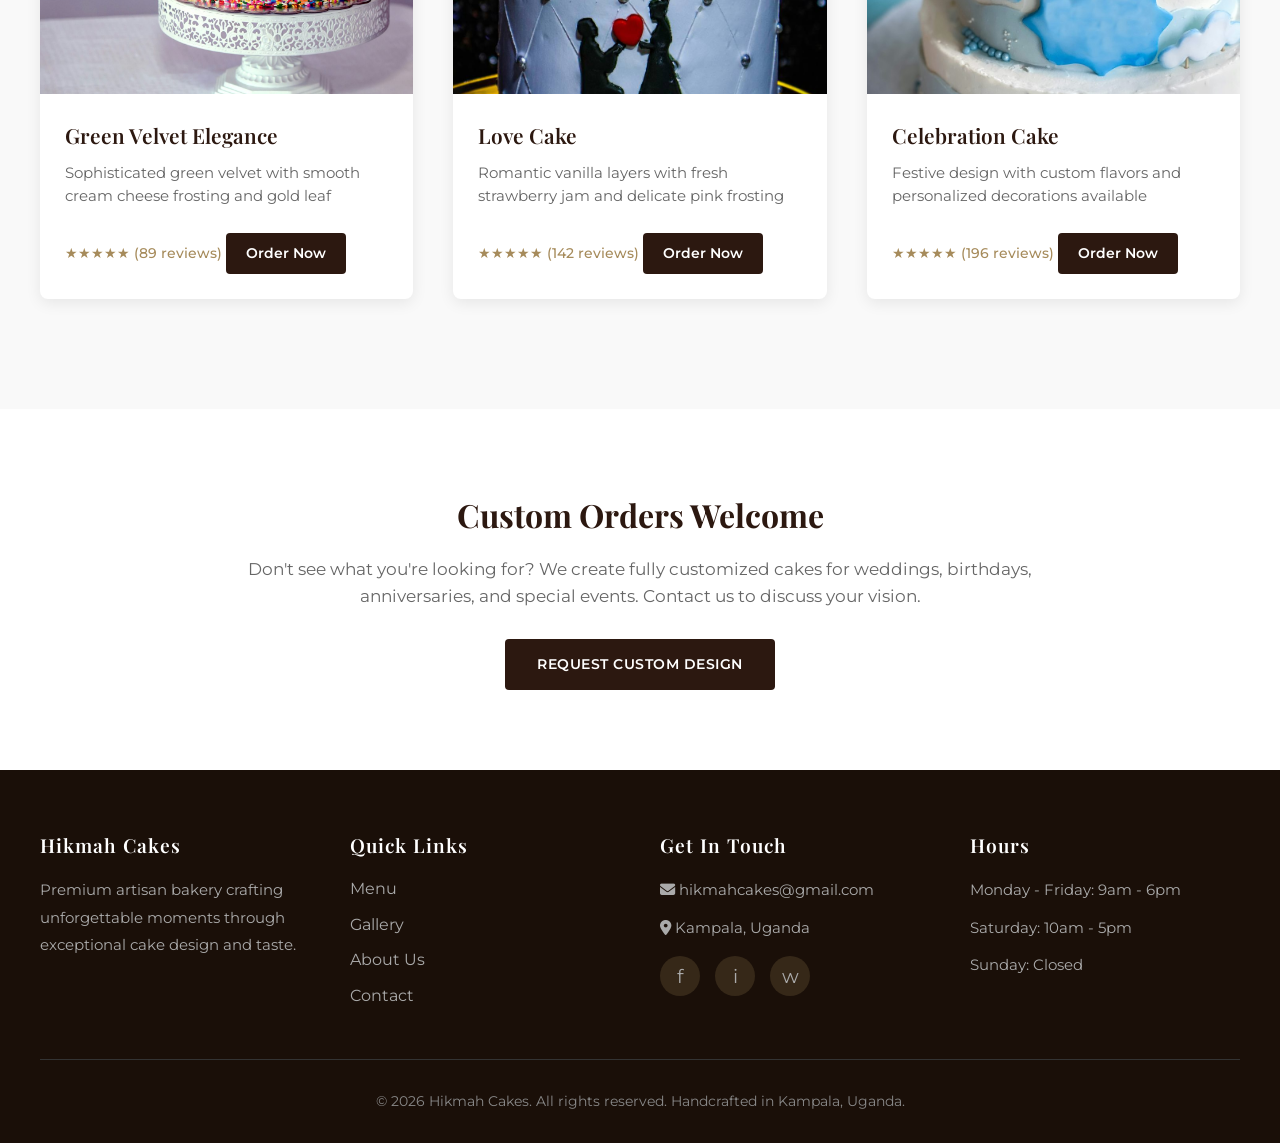
<file: menu.html>
<!DOCTYPE html>
<html lang="en">
<head>
    <meta charset="UTF-8">
    <meta name="viewport" content="width=device-width, initial-scale=1.0">
    <meta name="description" content="Explore our premium collection of artisan cakes. Custom designs available for all occasions.">
    <title>Menu | Hikmah Cakes</title>
    <link rel="stylesheet" href="style.css">
    <link rel="stylesheet" href="https://cdnjs.cloudflare.com/ajax/libs/font-awesome/6.4.0/css/all.min.css">
    <link href="https://fonts.googleapis.com/css2?family=Montserrat:wght@400;500;600;700&family=Playfair+Display:wght@600;700&display=swap" rel="stylesheet">
</head>
<body>
    <!-- Top Bar -->
    <div class="top-bar">
        <div class="top-bar-content">
            <span><i class="fas fa-birthday-cake"></i> Premium Artisan Cakes for Every Occasion</span>
            <span><i class="fas fa-phone"></i> Available for Custom Orders</span>
        </div>
    </div>

    <!-- Header -->
    <header class="main-header">
        <div class="header-wrapper">
            <div class="logo-main">
                <h1>HIKMAH</h1>
                <p>Artisan Cakes</p>
            </div>
            <nav class="nav-main">
                <div class="hamburger" onclick="toggleMenu()">
                    <span></span>
                    <span></span>
                    <span></span>
                </div>
                <ul id="nav-menu">
                    <li><a href="index.html">Home</a></li>
                    <li><a href="menu.html" class="active">Menu</a></li>
                    <li><a href="about.html">About</a></li>
                    <li><a href="gallery.html">Gallery</a></li>
                    <li><a href="contact.html">Contact</a></li>
                </ul>
            </nav>
        </div>
    </header>

    <!-- Hero Section -->
    <section class="hero-main" style="min-height: 500px;">
        <div class="hero-overlay"></div>
        <div class="hero-text">
            <div class="hero-label">Signature Collection</div>
            <h2>Our Premium Menu</h2>
            <p>Handcrafted artisan cakes made with the finest ingredients from around the world</p>
        </div>
    </section>

    <!-- Main Content -->
    <main>
        <!-- Menu Intro -->
        <section style="padding: 60px 20px; background: white; text-align: center;">
            <div style="max-width: 800px; margin: 0 auto;">
                <h3 style="font-family: 'Playfair Display', serif; font-size: 2em; color: #2c1810; margin-bottom: 15px;">Signature Creations</h3>
                <p style="color: #888; font-size: 1.05em;">Each cake is a masterpiece, crafted with love and premium ingredients. Available for immediate delivery or custom orders.</p>
            </div>
        </section>

        <!-- Products Grid -->
        <section style="padding: 60px 20px; background: #f9f9f9;">
            <div class="products-grid">
                <div class="product-card">
                    <div class="product-image">
                        <img src="images/chocolate-cake.jpg" alt="Chocolate Heaven">
                        <div class="price-badge">$15</div>
                    </div>
                    <div class="product-info">
                        <h3>Chocolate Heaven</h3>
                        <p>Rich, moist chocolate cake topped with Belgian ganache and cocoa dust</p>
                        <span class="rating">★★★★★ (128 reviews)</span>
                        <a href="contact.html" class="product-btn">Order Now</a>
                    </div>
                </div>

                <div class="product-card">
                    <div class="product-image">
                        <img src="images/strawberry-cake.jpg" alt="Strawberry Bliss">
                        <div class="price-badge">$18</div>
                    </div>
                    <div class="product-info">
                        <h3>Strawberry Bliss</h3>
                        <p>Fluffy vanilla layers with fresh strawberry cream and whipped frosting</p>
                        <span class="rating">★★★★★ (156 reviews)</span>
                        <a href="contact.html" class="product-btn">Order Now</a>
                    </div>
                </div>

                <div class="product-card">
                    <div class="product-image">
                        <img src="images/redvelvet.jpg" alt="Red Velvet Classic">
                        <div class="price-badge">$20</div>
                    </div>
                    <div class="product-info">
                        <h3>Red Velvet Classic</h3>
                        <p>Soft red velvet layers with premium cream cheese frosting and edible pearls</p>
                        <span class="rating">★★★★★ (203 reviews)</span>
                        <a href="contact.html" class="product-btn">Order Now</a>
                    </div>
                </div>

                <div class="product-card">
                    <div class="product-image">
                        <img src="images/Greenvelt.jpg" alt="Green Velvet">
                        <div class="price-badge">$20</div>
                    </div>
                    <div class="product-info">
                        <h3>Green Velvet Elegance</h3>
                        <p>Sophisticated green velvet with smooth cream cheese frosting and gold leaf</p>
                        <span class="rating">★★★★★ (89 reviews)</span>
                        <a href="contact.html" class="product-btn">Order Now</a>
                    </div>
                </div>

                <div class="product-card">
                    <div class="product-image">
                        <img src="images/Lovecake.jpg" alt="Love Cake">
                        <div class="price-badge">$18</div>
                    </div>
                    <div class="product-info">
                        <h3>Love Cake</h3>
                        <p>Romantic vanilla layers with fresh strawberry jam and delicate pink frosting</p>
                        <span class="rating">★★★★★ (142 reviews)</span>
                        <a href="contact.html" class="product-btn">Order Now</a>
                    </div>
                </div>

                <div class="product-card">
                    <div class="product-image">
                        <img src="images/young elephant.jpg" alt="Celebration Cake">
                        <div class="price-badge">$22</div>
                    </div>
                    <div class="product-info">
                        <h3>Celebration Cake</h3>
                        <p>Festive design with custom flavors and personalized decorations available</p>
                        <span class="rating">★★★★★ (196 reviews)</span>
                        <a href="contact.html" class="product-btn">Order Now</a>
                    </div>
                </div>
            </div>
        </section>

        <!-- Custom Orders CTA -->
        <section style="padding: 80px 20px; background: white; text-align: center;">
            <div style="max-width: 800px; margin: 0 auto;">
                <h3 style="font-family: 'Playfair Display', serif; font-size: 2em; color: #2c1810; margin-bottom: 15px;">Custom Orders Welcome</h3>
                <p style="color: #666; font-size: 1.05em; margin-bottom: 30px;">Don't see what you're looking for? We create fully customized cakes for weddings, birthdays, anniversaries, and special events. Contact us to discuss your vision.</p>
                <a href="contact.html" class="btn btn-dark">Request Custom Design</a>
            </div>
        </section>
    </main>

    <!-- Footer -->
    <footer class="main-footer">
        <div class="footer-top">
            <div class="footer-col">
                <h4>Hikmah Cakes</h4>
                <p>Premium artisan bakery crafting unforgettable moments through exceptional cake design and taste.</p>
            </div>
            <div class="footer-col">
                <h4>Quick Links</h4>
                <ul>
                    <li><a href="menu.html">Menu</a></li>
                    <li><a href="gallery.html">Gallery</a></li>
                    <li><a href="about.html">About Us</a></li>
                    <li><a href="contact.html">Contact</a></li>
                </ul>
            </div>
            <div class="footer-col">
                <h4>Get In Touch</h4>
                <p><i class="fas fa-envelope"></i> hikmahcakes@gmail.com</p>
                <p><i class="fas fa-map-marker-alt"></i>  Kampala, Uganda</p>
                <div class="social-links">
                    <a href="#">f</a>
                    <a href="#">i</a>
                    <a href="#">w</a>
                </div>
            </div>
            <div class="footer-col">
                <h4>Hours</h4>
                <p>Monday - Friday: 9am - 6pm</p>
                <p>Saturday: 10am - 5pm</p>
                <p>Sunday: Closed</p>
            </div>
        </div>
        <div class="footer-bottom">
            <p>&copy; 2026 Hikmah Cakes. All rights reserved. Handcrafted in Kampala, Uganda.</p>
        </div>
    </footer>

    <script src="nav.js"></script>
</body>
</html>
</file>
<file: style.css>
/* =============================================
   HIKMAH CAKES - MODERN PROFESSIONAL WEBSITE
   ============================================= */

* {
  margin: 0;
  padding: 0;
  box-sizing: border-box;
}

html {
  scroll-behavior: smooth;
}

body {
  font-family: 'Montserrat', sans-serif;
  background-color: #ffffff;
  color: #333;
  line-height: 1.6;
}

a { color: inherit; }

/* =============================================
   TOP BAR
   ============================================= */
.top-bar {
  background: #f5f5f5;
  padding: 10px 20px;
  text-align: center;
  font-size: 0.9em;
  color: #666;
  font-weight: 500;
  letter-spacing: 0.5px;
}

.top-bar-content {
  max-width: 1200px;
  margin: 0 auto;
}

.top-bar-content span {
  margin: 0 15px;
}

/* =============================================
   HEADER & NAVIGATION
   ============================================= */
.main-header {
  background: #fff;
  box-shadow: 0 2px 10px rgba(0, 0, 0, 0.08);
  position: sticky;
  top: 0;
  z-index: 999;
}

.header-wrapper {
  max-width: 1200px;
  margin: 0 auto;
  padding: 20px;
  display: flex;
  justify-content: space-between;
  align-items: center;
}

.logo-main h1 {
  font-family: 'Playfair Display', serif;
  font-size: 1.8em;
  font-weight: 700;
  color: #2c1810;
  letter-spacing: 3px;
}

.logo-main p {
  font-size: 0.75em;
  letter-spacing: 2px;
  color: #999;
  font-weight: 500;
}

.nav-main {
  display: flex;
  align-items: center;
}

.nav-main ul {
  display: flex;
  list-style: none;
  gap: 35px;
}

.nav-main a {
  text-decoration: none;
  color: #333;
  font-size: 0.85em;
  font-weight: 600;
  letter-spacing: 1px;
  transition: color 0.3s ease;
  text-transform: uppercase;
}

.nav-main a:hover,
.nav-main a.active {
  color: #A68B5B;
}

.nav-main a.cta-nav {
  background: #2c1810;
  color: white;
  padding: 10px 20px;
  border-radius: 4px;
}

.nav-main a.cta-nav:hover {
  background: #1a0f08;
}

.hamburger {
  display: none;
  flex-direction: column;
  gap: 5px;
  cursor: pointer;
}

.hamburger span {
  width: 25px;
  height: 2px;
  background: #333;
  transition: all 0.3s ease;
}

@media (max-width: 768px) {
  .hamburger {
    display: flex;
  }

  .nav-main ul {
    display: none;
    position: absolute;
    top: 80px;
    left: 0;
    right: 0;
    flex-direction: column;
    background: white;
    padding: 20px;
    gap: 15px;
    box-shadow: 0 8px 16px rgba(0, 0, 0, 0.1);
  }

  .nav-main ul.show {
    display: flex;
  }
}

/* =============================================
   HERO SECTION
   ============================================= */
.hero-main {
  background: linear-gradient(135deg, #2c1810 0%, #3d2517 100%);
  position: relative;
  min-height: 600px;
  display: flex;
  align-items: center;
  justify-content: center;
  color: white;
  overflow: hidden;
}

.hero-overlay {
  position: absolute;
  top: 0;
  left: 0;
  width: 100%;
  height: 100%;
  background: url("data:image/svg+xml,%3Csvg width='60' height='60' viewBox='0 0 60 60' xmlns='http://www.w3.org/2000/svg'%3E%3Cg fill='%23ffffff' fill-opacity='0.03'%3E%3Cpath d='M30 50c-11 0-20-9-20-20S19 10 30 10s20 9 20 20-9 20-20 20zm0-36c-8.8 0-16 7.2-16 16s7.2 16 16 16 16-7.2 16-16-7.2-16-16-16z'/%3E%3C/g%3E%3C/svg%3E");
}

.hero-text {
  position: relative;
  z-index: 1;
  text-align: center;
  max-width: 700px;
  padding: 40px 20px;
}

.hero-label {
  display: inline-block;
  font-size: 0.9em;
  letter-spacing: 2px;
  color: #A68B5B;
  margin-bottom: 20px;
  font-weight: 600;
  text-transform: uppercase;
}

.hero-text h2 {
  font-family: 'Playfair Display', serif;
  font-size: 3.5em;
  font-weight: 700;
  line-height: 1.2;
  margin-bottom: 20px;
}

.hero-text p {
  font-size: 1.15em;
  margin-bottom: 40px;
  opacity: 0.9;
  font-weight: 300;
}

.hero-buttons {
  display: flex;
  gap: 20px;
  justify-content: center;
  flex-wrap: wrap;
}

@media (max-width: 768px) {
  .hero-text h2 {
    font-size: 2.5em;
  }
}

/* =============================================
   BUTTONS
   ============================================= */
.btn {
  display: inline-block;
  padding: 14px 32px;
  border-radius: 4px;
  text-decoration: none;
  font-weight: 600;
  font-size: 0.9em;
  transition: all 0.3s ease;
  border: none;
  cursor: pointer;
  letter-spacing: 0.5px;
  text-transform: uppercase;
}

.btn-dark {
  background: #2c1810;
  color: white;
}

.btn-dark:hover {
  background: #1a0f08;
  transform: translateY(-2px);
  box-shadow: 0 8px 20px rgba(44, 24, 16, 0.3);
}

.btn-outline {
  background: transparent;
  color: white;
  border: 2px solid white;
}

.btn-outline:hover {
  background: white;
  color: #2c1810;
}

.btn-secondary {
  background: #A68B5B;
  color: white;
}

.btn-secondary:hover {
  background: #8B6F47;
  transform: translateY(-2px);
}

.product-btn {
  display: inline-block;
  padding: 10px 20px;
  background: #2c1810;
  color: white;
  text-decoration: none;
  border-radius: 4px;
  font-size: 0.85em;
  font-weight: 600;
  transition: all 0.3s ease;
  margin-top: 10px;
}

.product-btn:hover {
  background: #1a0f08;
}

/* =============================================
   FEATURES SECTION
   ============================================= */
.features-section {
  max-width: 1200px;
  margin: 0 auto;
  padding: 80px 20px;
}

.features-grid {
  display: grid;
  grid-template-columns: repeat(auto-fit, minmax(250px, 1fr));
  gap: 40px;
}

.feature-card {
  text-align: center;
}

.feature-icon {
  font-size: 3em;
  margin-bottom: 20px;
}

.feature-icon {
  font-size: 3em;
  margin-bottom: 20px;
  color: #A68B5B;
}

.feature-card h3 {
  font-family: 'Playfair Display', serif;
  font-size: 1.3em;
  color: #2c1810;
  margin-bottom: 12px;
  font-weight: 600;
}

.feature-card p {
  color: #666;
  font-size: 0.95em;
  line-height: 1.6;
}

/* =============================================
   BESTSELLERS SECTION
   ============================================= */
.bestsellers {
  background: #f9f9f9;
  padding: 80px 20px;
}

.section-header {
  text-align: center;
  max-width: 1200px;
  margin: 0 auto 60px;
}

.section-label {
  display: inline-block;
  font-size: 0.85em;
  letter-spacing: 2px;
  color: #A68B5B;
  margin-bottom: 15px;
  font-weight: 700;
  text-transform: uppercase;
}

.section-header h2 {
  font-family: 'Playfair Display', serif;
  font-size: 2.8em;
  color: #2c1810;
  margin-bottom: 10px;
  font-weight: 700;
}

.section-header p {
  color: #999;
  font-size: 1.05em;
}

.products-grid {
  max-width: 1200px;
  margin: 0 auto;
  display: grid;
  grid-template-columns: repeat(auto-fit, minmax(300px, 1fr));
  gap: 40px;
  margin-bottom: 50px;
}

.product-card {
  background: white;
  border-radius: 8px;
  overflow: hidden;
  box-shadow: 0 4px 15px rgba(0, 0, 0, 0.08);
  transition: all 0.4s ease;
}

.product-card:hover {
  transform: translateY(-8px);
  box-shadow: 0 12px 30px rgba(0, 0, 0, 0.15);
}

.product-image {
  position: relative;
  overflow: hidden;
  height: 250px;
}

.product-image img {
  width: 100%;
  height: 100%;
  object-fit: cover;
  transition: transform 0.4s ease;
}

.product-card:hover .product-image img {
  transform: scale(1.05);
}

.price-badge {
  position: absolute;
  top: 15px;
  right: 15px;
  background: #2c1810;
  color: white;
  padding: 8px 16px;
  border-radius: 4px;
  font-weight: 700;
  font-size: 0.9em;
}

.product-info {
  padding: 25px;
}

.product-info h3 {
  font-family: 'Playfair Display', serif;
  font-size: 1.3em;
  color: #2c1810;
  margin-bottom: 10px;
  font-weight: 600;
}

.product-info p {
  color: #666;
  font-size: 0.95em;
  margin-bottom: 15px;
  line-height: 1.5;
}

.rating {
  color: #A68B5B;
  font-size: 0.9em;
  margin-bottom: 15px;
  font-weight: 500;
}

.section-cta {
  text-align: center;
}

/* =============================================
   WHY CHOOSE US SECTION
   ============================================= */
.why-choose {
  max-width: 1200px;
  margin: 0 auto;
  padding: 80px 20px;
}

.why-content {
  display: grid;
  grid-template-columns: 1fr 1fr;
  gap: 60px;
  align-items: center;
}

.why-text h2 {
  font-family: 'Playfair Display', serif;
  font-size: 2.5em;
  color: #2c1810;
  margin-bottom: 30px;
  font-weight: 700;
}

.features-list {
  list-style: none;
  margin-bottom: 40px;
}

.features-list li {
  padding: 12px 0;
  color: #555;
  font-size: 1em;
  line-height: 1.7;
  font-weight: 500;
}

.why-image {
  border-radius: 8px;
  overflow: hidden;
  box-shadow: 0 8px 25px rgba(0, 0, 0, 0.15);
}

.why-image img {
  width: 100%;
  height: auto;
  display: block;
}

@media (max-width: 768px) {
  .why-content {
    grid-template-columns: 1fr;
    gap: 40px;
  }
}

/* =============================================
   TESTIMONIALS SECTION
   ============================================= */
.testimonials {
  background: #f9f9f9;
  padding: 80px 20px;
}

.testimonials-grid {
  max-width: 1200px;
  margin: 0 auto;
  display: grid;
  grid-template-columns: repeat(auto-fit, minmax(300px, 1fr));
  gap: 40px;
}

.testimonial-card {
  background: white;
  padding: 30px;
  border-radius: 8px;
  box-shadow: 0 4px 15px rgba(0, 0, 0, 0.08);
  transition: all 0.3s ease;
}

.testimonial-card:hover {
  transform: translateY(-5px);
  box-shadow: 0 8px 20px rgba(0, 0, 0, 0.12);
}

.stars {
  color: #A68B5B;
  font-size: 1.1em;
  margin-bottom: 15px;
  display: block;
}

.testimonial-card p {
  color: #555;
  font-size: 0.95em;
  margin-bottom: 20px;
  line-height: 1.7;
  font-style: italic;
}

.testimonial-card strong {
  display: block;
  color: #2c1810;
  margin-bottom: 5px;
}

.testimonial-card span {
  color: #999;
  font-size: 0.85em;
}

/* =============================================
   CTA BANNER
   ============================================= */
.cta-banner {
  background: linear-gradient(135deg, #2c1810 0%, #3d2517 100%);
  color: white;
  padding: 80px 20px;
  text-align: center;
}

.cta-banner h2 {
  font-family: 'Playfair Display', serif;
  font-size: 2.8em;
  margin-bottom: 15px;
  font-weight: 700;
}

.cta-banner p {
  font-size: 1.15em;
  margin-bottom: 40px;
  opacity: 0.9;
}

/* =============================================
   FOOTER
   ============================================= */
.main-footer {
  background: #1a0f08;
  color: #ccc;
  padding: 60px 20px 30px;
}

.footer-top {
  max-width: 1200px;
  margin: 0 auto;
  display: grid;
  grid-template-columns: repeat(auto-fit, minmax(250px, 1fr));
  gap: 40px;
  margin-bottom: 40px;
}

.footer-col h4 {
  color: white;
  font-family: 'Playfair Display', serif;
  font-size: 1.2em;
  margin-bottom: 15px;
  font-weight: 600;
  letter-spacing: 1px;
}

.footer-col p {
  font-size: 0.95em;
  line-height: 1.8;
  color: #aaa;
  margin-bottom: 10px;
}

.footer-col ul {
  list-style: none;
}

.footer-col ul li {
  margin-bottom: 10px;
}

.footer-col a {
  color: #aaa;
  text-decoration: none;
  transition: color 0.3s ease;
}

.footer-col a:hover {
  color: #A68B5B;
}

.social-links {
  display: flex;
  gap: 15px;
  margin-top: 15px;
}

.social-links a {
  display: inline-flex;
  width: 40px;
  height: 40px;
  align-items: center;
  justify-content: center;
  background: rgba(166, 139, 91, 0.2);
  border-radius: 50%;
  font-size: 1.2em;
  transition: all 0.3s ease;
  text-decoration: none;
}

.social-links a:hover {
  background: #A68B5B;
  color: white;
}

.footer-bottom {
  border-top: 1px solid #333;
  padding-top: 30px;
  text-align: center;
  color: #888;
  font-size: 0.9em;
  max-width: 1200px;
  margin: 0 auto;
}

/* =============================================
   GALLERY STYLES
   ============================================= */
.gallery-grid {
  display: grid;
  grid-template-columns: repeat(auto-fill, minmax(220px, 1fr));
  gap: 20px;
  margin-top: 40px;
  max-width: 1200px;
  margin-left: auto;
  margin-right: auto;
}

.gallery-item {
  position: relative;
  overflow: hidden;
  border-radius: 8px;
  cursor: pointer;
  height: 220px;
}

.gallery-item img {
  width: 100%;
  height: 100%;
  object-fit: cover;
  transition: transform 0.4s ease;
}

.gallery-item:hover img {
  transform: scale(1.08);
}

.intro-text {
  color: #666;
  font-size: 1.05em;
  margin-bottom: 30px;
  font-weight: 400;
  letter-spacing: 0.5px;
}

/* Popup Image Viewer */
.popup-image {
  position: fixed;
  top: 0;
  left: 0;
  width: 100%;
  height: 100%;
  background: rgba(0, 0, 0, 0.95);
  display: none;
  justify-content: center;
  align-items: center;
  z-index: 1000;
}

.popup-image img {
  max-width: 90%;
  max-height: 90%;
  object-fit: contain;
  border-radius: 8px;
}

.popup-image span {
  position: absolute;
  top: 20px;
  right: 30px;
  color: white;
  font-size: 40px;
  cursor: pointer;
  z-index: 1001;
}

.popup-image span:hover {
  color: #A68B5B;
}

.arrow {
  position: absolute;
  top: 50%;
  transform: translateY(-50%);
  color: white;
  font-size: 30px;
  cursor: pointer;
  padding: 10px 15px;
  z-index: 1001;
  user-select: none;
}

.arrow.left {
  left: 20px;
}

.arrow.right {
  right: 20px;
}

.arrow:hover {
  color: #A68B5B;
}

/* =============================================
   CONTACT PAGE STYLES
   ============================================= */
.contact-card {
  text-align: center;
  padding: 30px;
  background: white;
  border-radius: 8px;
  box-shadow: 0 4px 15px rgba(0, 0, 0, 0.08);
  transition: all 0.3s ease;
}

.contact-card:hover {
  transform: translateY(-5px);
  box-shadow: 0 8px 20px rgba(0, 0, 0, 0.12);
}

.contact-card-icon {
  font-size: 2.5em;
  margin-bottom: 15px;
  color: #A68B5B;
}

.contact-card h3 {
  font-family: 'Playfair Display', serif;
  color: #2c1810;
  margin-bottom: 10px;
  font-size: 1.3em;
  font-weight: 600;
}

.contact-form {
  background: white;
  padding: 40px;
  border-radius: 8px;
  box-shadow: 0 4px 15px rgba(0, 0, 0, 0.08);
}

.contact-form label {
  display: block;
  margin-bottom: 8px;
  color: #333;
  font-weight: 600;
  text-align: left;
}

.contact-form input,
.contact-form textarea {
  width: 100%;
  padding: 12px;
  margin-bottom: 20px;
  border: 1px solid #ddd;
  border-radius: 4px;
  font-family: inherit;
  font-size: 0.95em;
  transition: all 0.3s ease;
}

.contact-form input:focus,
.contact-form textarea:focus {
  outline: none;
  border-color: #A68B5B;
  background: #fafafa;
}

.contact-form textarea {
  resize: vertical;
  min-height: 150px;
}

.error {
  color: #d32f2f;
  font-size: 0.9em;
  display: none;
  margin-top: 6px;
}

input[aria-invalid="true"],
textarea[aria-invalid="true"] {
  outline: 2px solid rgba(211, 47, 47, 0.25);
}

.success {
  display: none;
  background-color: #d4edda;
  color: #155724;
  border: 1px solid #c3e6cb;
  padding: 15px;
  border-radius: 6px;
  margin-bottom: 20px;
  font-weight: 500;
  opacity: 0;
  transition: opacity 0.5s ease;
}

.success.show {
  display: block;
  opacity: 1;
}

.submit-btn,
.whatsapp-btn {
  background-color: #7c5e3a;
  border: none;
  color: white;
  font-size: 16px;
  padding: 14px 30px;
  border-radius: 4px;
  cursor: pointer;
  display: inline-flex;
  align-items: center;
  gap: 10px;
  transition: all 0.3s ease;
  font-weight: 600;
  text-transform: uppercase;
  letter-spacing: 0.5px;
}

.submit-btn:hover,
.whatsapp-btn:hover {
  background-color: #6b4f32;
  transform: translateY(-2px);
}

.submit-btn svg,
.whatsapp-btn svg {
  width: 20px;
  height: 20px;
  fill: white;
}

.contact-section {
  padding: 80px 20px;
  max-width: 1200px;
  margin: 0 auto;
}

.contact-intro {
  text-align: center;
  margin-bottom: 60px;
}

.contact-grid {
  display: grid;
  grid-template-columns: repeat(auto-fit, minmax(280px, 1fr));
  gap: 40px;
  margin-bottom: 60px;
}

/* =============================================
   RESPONSIVE DESIGN - MOBILE FIRST
   ============================================= */

/* ===== Extra Small Devices (320px - 479px) ===== */
@media (max-width: 479px) {
  .top-bar-content span {
    margin: 0 5px;
    font-size: 0.8em;
  }

  .header-wrapper {
    padding: 15px;
  }

  .logo-main h1 {
    font-size: 1em;
    letter-spacing: 1px;
  }

  .logo-main p {
    font-size: 0.6em;
  }

  .hero-main {
    min-height: 400px;
  }

  .hero-text {
    padding: 20px 15px;
  }

  .hero-label {
    font-size: 0.75em;
  }

  .hero-text h2 {
    font-size: 1.8em;
    line-height: 1.1;
  }

  .hero-text p {
    font-size: 0.95em;
    margin-bottom: 20px;
  }

  .hero-buttons {
    gap: 10px;
  }

  .btn {
    padding: 10px 16px;
    font-size: 0.75em;
  }

  .features-section {
    padding: 40px 15px;
  }

  .features-grid {
    gap: 20px;
  }

  .feature-card h3 {
    font-size: 1.1em;
  }

  .feature-card p {
    font-size: 0.85em;
  }

  .feature-icon {
    font-size: 2.2em;
  }

  .bestsellers {
    padding: 40px 15px;
  }

  .section-header {
    margin-bottom: 30px;
  }

  .section-label {
    font-size: 0.75em;
  }

  .section-header h2 {
    font-size: 1.6em;
  }

  .section-header p {
    font-size: 0.9em;
  }

  .products-grid {
    gap: 20px;
  }

  .product-image {
    height: 180px;
  }

  .product-info {
    padding: 15px;
  }

  .product-info h3 {
    font-size: 1.05em;
  }

  .product-info p {
    font-size: 0.85em;
  }

  .why-choose {
    padding: 40px 15px;
  }

  .why-text h2 {
    font-size: 1.6em;
    margin-bottom: 20px;
  }

  .features-list li {
    padding: 8px 0;
    font-size: 0.9em;
  }

  .testimonials {
    padding: 40px 15px;
  }

  .testimonials-grid {
    gap: 20px;
  }

  .testimonial-card {
    padding: 20px;
  }

  .testimonial-card p {
    font-size: 0.85em;
  }

  .cta-banner {
    padding: 40px 15px;
  }

  .cta-banner h2 {
    font-size: 1.6em;
    margin-bottom: 10px;
  }

  .cta-banner p {
    font-size: 0.95em;
    margin-bottom: 20px;
  }

  .main-footer {
    padding: 40px 15px 20px;
  }

  .footer-top {
    gap: 30px;
    margin-bottom: 30px;
  }

  .footer-col h4 {
    font-size: 1em;
    margin-bottom: 10px;
  }

  .footer-col p {
    font-size: 0.85em;
  }

  .gallery-grid {
    grid-template-columns: repeat(auto-fill, minmax(150px, 1fr));
    gap: 10px;
  }

  .gallery-item {
    height: 150px;
  }

  .popup-image span {
    font-size: 30px;
    top: 10px;
    right: 15px;
  }

  .arrow {
    font-size: 20px;
    padding: 5px 10px;
  }

  .contact-section {
    padding: 40px 15px;
  }

  .contact-intro {
    margin-bottom: 30px;
  }

  .contact-card {
    padding: 20px;
  }

  .contact-card-icon {
    font-size: 2em;
    margin-bottom: 10px;
  }

  .contact-card h3 {
    font-size: 1.1em;
  }

  .contact-grid {
    gap: 20px;
  }

  .contact-form {
    padding: 20px;
  }

  .contact-form label {
    font-size: 0.95em;
    margin-bottom: 5px;
  }

  .contact-form input,
  .contact-form textarea {
    padding: 10px;
    font-size: 0.9em;
    margin-bottom: 15px;
  }

  .contact-form textarea {
    min-height: 120px;
  }

  .submit-btn,
  .whatsapp-btn {
    padding: 12px 20px;
    font-size: 0.8em;
    width: 100%;
  }

  .nav-main a {
    font-size: 0.75em;
  }
}

/* ===== Small Devices (480px - 767px) ===== */
@media (min-width: 480px) and (max-width: 767px) {
  .logo-main h1 {
    font-size: 1.2em;
  }

  .header-wrapper {
    padding: 15px;
  }

  .hero-main {
    min-height: 450px;
  }

  .hero-text h2 {
    font-size: 2em;
  }

  .hero-text p {
    font-size: 1em;
  }

  .features-section {
    padding: 50px 15px;
  }

  .features-grid {
    gap: 25px;
  }

  .bestsellers {
    padding: 50px 15px;
  }

  .products-grid {
    grid-template-columns: 1fr;
    gap: 30px;
  }

  .why-choose {
    padding: 50px 15px;
  }

  .why-content {
    grid-template-columns: 1fr;
  }

  .why-text h2 {
    font-size: 1.8em;
  }

  .testimonials {
    padding: 50px 15px;
  }

  .testimonials-grid {
    gap: 25px;
  }

  .cta-banner {
    padding: 50px 15px;
  }

  .cta-banner h2 {
    font-size: 2em;
  }

  .main-footer {
    padding: 50px 15px 25px;
  }

  .contact-section {
    padding: 50px 15px;
  }

  .contact-grid {
    gap: 30px;
  }

  .contact-form {
    padding: 30px;
  }

  .gallery-grid {
    grid-template-columns: repeat(auto-fill, minmax(180px, 1fr));
  }

  .gallery-item {
    height: 180px;
  }
}

/* ===== Medium Devices (768px - 1023px) ===== */
@media (min-width: 768px) and (max-width: 1023px) {
  .header-wrapper {
    padding: 18px;
  }

  .hero-main {
    min-height: 550px;
  }

  .hero-text h2 {
    font-size: 2.8em;
  }

  .features-section {
    padding: 60px 20px;
  }

  .features-grid {
    gap: 30px;
  }

  .bestsellers {
    padding: 60px 20px;
  }

  .products-grid {
    grid-template-columns: repeat(2, 1fr);
    gap: 30px;
  }

  .why-choose {
    padding: 60px 20px;
  }

  .why-content {
    grid-template-columns: 1fr;
    gap: 40px;
  }

  .why-text h2 {
    font-size: 2.2em;
  }

  .testimonials {
    padding: 60px 20px;
  }

  .testimonials-grid {
    grid-template-columns: repeat(2, 1fr);
  }

  .cta-banner {
    padding: 60px 20px;
  }

  .cta-banner h2 {
    font-size: 2.2em;
  }

  .main-footer {
    padding: 50px 20px 30px;
  }

  .contact-section {
    padding: 60px 20px;
  }

  .contact-grid {
    grid-template-columns: repeat(2, 1fr);
  }

  .gallery-grid {
    grid-template-columns: repeat(3, 1fr);
  }
}

/* ===== Large Devices (1024px+) ===== */
@media (min-width: 1024px) {
  .products-grid {
    grid-template-columns: repeat(3, 1fr);
  }

  .testimonials-grid {
    grid-template-columns: repeat(3, 1fr);
  }

  .why-content {
    grid-template-columns: 1fr 1fr;
  }
}

/* ===== Tablet Portrait/Landscape (768px) ===== */
@media (max-width: 768px) {
  .hamburger {
    display: flex;
  }

  .nav-main ul {
    display: none;
    position: absolute;
    top: 80px;
    left: 0;
    right: 0;
    flex-direction: column;
    background: white;
    padding: 20px;
    gap: 15px;
    box-shadow: 0 8px 16px rgba(0, 0, 0, 0.1);
  }

  .nav-main ul.show {
    display: flex;
  }

  .logo-main h1 {
    font-size: 1.4em;
  }

  .hero-text h2 {
    font-size: 2em;
  }

  .section-header h2 {
    font-size: 2em;
  }

  .why-text h2 {
    font-size: 1.8em;
  }

  .cta-banner h2 {
    font-size: 2em;
  }

  .products-grid {
    grid-template-columns: 1fr;
  }

  .header-wrapper {
    flex-wrap: wrap;
  }
}

/* ===== Print Styles ===== */
@media print {
  .hamburger,
  .top-bar {
    display: none;
  }

  body {
    font-size: 12pt;
    line-height: 1.5;
    color: #000;
  }

  .btn,
  button,
  .submit-btn {
    border: 1px solid #000;
    padding: 8px 12px;
  }
}

/* ===== High DPI Screens (Retina) ===== */
@media (-webkit-min-device-pixel-ratio: 2), (min-resolution: 192dpi) {
  .btn {
    box-shadow: 0 4px 12px rgba(0, 0, 0, 0.1);
  }

  .product-card {
    box-shadow: 0 2px 8px rgba(0, 0, 0, 0.06);
  }
}

/* ===== Landscape Orientation ===== */
@media (max-height: 500px) and (orientation: landscape) {
  .hero-main {
    min-height: 350px;
  }

  .hero-text h2 {
    font-size: 1.8em;
    margin-bottom: 10px;
  }

  .hero-text p {
    font-size: 0.9em;
    margin-bottom: 15px;
  }

  .hero-buttons {
    gap: 10px;
  }

  .btn {
    padding: 10px 20px;
    font-size: 0.8em;
  }
}

@media (max-width: 480px) {
  .top-bar-content span {
    margin: 0 5px;
    display: block;
  }

  .logo-main h1 {
    font-size: 1.2em;
  }

  .hero-text h2 {
    font-size: 1.5em;
  }

  .nav-main ul {
    gap: 10px;
  }
}

/* =============================================
   RESPONSIVE UTILITIES & ACCESSIBILITY
   ============================================= */

/* Ensure touch targets are at least 44x44px on mobile */
@media (max-width: 768px) {
  button,
  .btn,
  a.btn,
  .submit-btn,
  .product-btn {
    min-height: 44px;
    min-width: 44px;
    padding: 12px 20px;
  }

  .social-links a {
    width: 44px;
    height: 44px;
  }

  .hamburger {
    min-height: 44px;
    min-width: 44px;
  }
}

/* Responsive images */
img {
  max-width: 100%;
  height: auto;
  display: block;
}

svg {
  max-width: 100%;
  height: auto;
}

/* Responsive inline content */
div[style*="max-width"] {
  width: 100% !important;
}

/* Responsive typography with clamp() */
.responsive-heading {
  font-size: clamp(1.5rem, 4vw, 2.5rem);
}

.responsive-text {
  font-size: clamp(0.875rem, 2vw, 1rem);
}

.responsive-padding {
  padding: clamp(20px, 5vw, 80px) clamp(15px, 4vw, 40px);
}

/* Prevent horizontal overflow */
body {
  overflow-x: hidden;
}

* {
  max-width: 100%;
}

/* Responsive tables */
table {
  width: 100%;
  overflow-x: auto;
  display: block;
}

/* Responsive video/iframe */
iframe,
video {
  width: 100%;
  height: auto;
  max-width: 100%;
}

/* Print media query */
@media print {
  .hamburger,
  .top-bar,
  nav {
    display: none;
  }

  body {
    font-size: 12pt;
  }

  a {
    text-decoration: underline;
  }
}


/* =============================================
   SCROLL EFFECTS - PURE CSS (No HTML Classes Needed)
   ============================================= */

/* 1. PROGRESS BAR - Shows scroll progress at top */
body::before {
  content: '';
  position: fixed;
  top: 0;
  left: 0;
  width: 0%;
  height: 4px;
  background: linear-gradient(90deg, #A68B5B, #2c1810, #A68B5B);
  z-index: 10000;
  animation: scrollProgress linear;
  animation-timeline: scroll();
  box-shadow: 0 0 10px rgba(166, 139, 91, 0.5);
}

@keyframes scrollProgress {
  to { width: 100%; }
}

/* 2. FADE & SLIDE UP - All sections reveal smoothly */
section, 
.bestsellers, 
.why-choose, 
.testimonials,
.features-section,
.contact-section {
  animation: fadeSlideUp linear both;
  animation-timeline: view();
  animation-range: entry 0% entry 70%;
}

@keyframes fadeSlideUp {
  from {
    opacity: 0;
    transform: translateY(40px);
  }
  to {
    opacity: 1;
    transform: translateY(0);
  }
}

/* 3. STICKY HEADERS - Section titles stay visible */
.section-header h2,
.why-text h2,
.contact-intro h2 {
  position: sticky;
  top: 80px;
  background: rgba(255, 255, 255, 0.95);
  backdrop-filter: blur(10px);
  padding: 10px 0;
  z-index: 5;
}

/* 4. IMAGE ZOOM ON SCROLL - All images animate */
img {
  animation: imageReveal linear both;
  animation-timeline: view();
  animation-range: entry 0% entry 60%;
}

@keyframes imageReveal {
  from {
    opacity: 0;
    transform: scale(0.9);
    filter: blur(2px);
  }
  to {
    opacity: 1;
    transform: scale(1);
    filter: blur(0);
  }
}

/* 5. PRODUCT CARDS - Scale effect when scrolling */
.product-card {
  animation: cardReveal linear both;
  animation-timeline: view();
  animation-range: entry 10% entry 50%;
}

@keyframes cardReveal {
  from {
    opacity: 0;
    transform: translateY(30px) scale(0.95);
  }
  to {
    opacity: 1;
    transform: translateY(0) scale(1);
  }
}

/* 6. TESTIMONIAL CARDS - Slide from sides */
.testimonial-card:nth-child(odd) {
  animation: slideFromLeft linear both;
  animation-timeline: view();
  animation-range: entry 10% entry 60%;
}

.testimonial-card:nth-child(even) {
  animation: slideFromRight linear both;
  animation-timeline: view();
  animation-range: entry 10% entry 60%;
}

@keyframes slideFromLeft {
  from {
    opacity: 0;
    transform: translateX(-50px);
  }
  to {
    opacity: 1;
    transform: translateX(0);
  }
}

@keyframes slideFromRight {
  from {
    opacity: 0;
    transform: translateX(50px);
  }
  to {
    opacity: 1;
    transform: translateX(0);
  }
}

/* 7. FEATURE CARDS - Staggered reveal */
.feature-card {
  animation: featureReveal linear both;
  animation-timeline: view();
  animation-range: entry 0% entry 80%;
}

.feature-card:nth-child(1) { animation-range: entry 0% entry 80%; }
.feature-card:nth-child(2) { animation-range: entry 10% entry 85%; }
.feature-card:nth-child(3) { animation-range: entry 20% entry 90%; }
.feature-card:nth-child(4) { animation-range: entry 30% entry 95%; }

@keyframes featureReveal {
  from {
    opacity: 0;
    transform: translateY(30px);
  }
  to {
    opacity: 1;
    transform: translateY(0);
  }
}

/* 8. GALLERY ITEMS - Blur to clear effect */
.gallery-item {
  animation: galleryReveal linear both;
  animation-timeline: view();
  animation-range: entry 0% entry 70%;
}

@keyframes galleryReveal {
  from {
    opacity: 0;
    filter: blur(5px);
    transform: scale(0.8);
  }
  to {
    opacity: 1;
    filter: blur(0);
    transform: scale(1);
  }
}

/* 9. CTA BANNER - Parallax effect */
.cta-banner {
  background-attachment: fixed;
  background-position: center;
}

/* 10. NAVIGATION HIGHLIGHT - Changes on scroll */
.main-header {
  transition: all 0.3s ease;
  animation: headerShrink linear;
  animation-timeline: scroll();
  animation-range: 0px 100px;
}

@keyframes headerShrink {
  from {
    padding: 0;
    box-shadow: 0 2px 10px rgba(0, 0, 0, 0.08);
  }
  to {
    padding: 0;
    box-shadow: 0 4px 20px rgba(0, 0, 0, 0.15);
    background: rgba(255, 255, 255, 0.98);
  }
}

/* 11. PARAGRAPHS - Gentle fade */
p, .intro-text {
  animation: textFade linear both;
  animation-timeline: view();
  animation-range: entry 0% entry 80%;
}

@keyframes textFade {
  from {
    opacity: 0;
    transform: translateY(15px);
  }
  to {
    opacity: 1;
    transform: translateY(0);
  }
}

/* 12. BOTTOM GRADIENT FADE - Soft scroll end indicator */
body::after {
  content: '';
  position: fixed;
  bottom: 0;
  left: 0;
  right: 0;
  height: 60px;
  background: linear-gradient(to top, rgba(255,255,255,0.9), transparent);
  pointer-events: none;
  z-index: 100;
  opacity: 0;
  animation: fadeInOut linear;
  animation-timeline: scroll();
  animation-range: 90% 100%;
}

@keyframes fadeInOut {
  from { opacity: 0; }
  to { opacity: 1; }
}

/* 13. CONTACT CARDS - Pop effect */
.contact-card {
  animation: popIn linear both;
  animation-timeline: view();
  animation-range: entry 0% entry 60%;
}

@keyframes popIn {
  from {
    opacity: 0;
    transform: scale(0.8);
  }
  to {
    opacity: 1;
    transform: scale(1);
  }
}

/* 14. HERO SECTION - Subtle zoom on scroll */
.hero-main {
  animation: heroZoom linear;
  animation-timeline: scroll();
  animation-range: 0px 300px;
}

@keyframes heroZoom {
  from {
    transform: scale(1);
  }
  to {
    transform: scale(1.05);
  }
}

/* 15. BUTTONS - Glow effect on scroll into view */
.btn, .product-btn, .submit-btn {
  animation: buttonGlow linear both;
  animation-timeline: view();
  animation-range: entry 50% entry 80%;
}

@keyframes buttonGlow {
  from {
    box-shadow: 0 0 0 rgba(166, 139, 91, 0);
  }
  to {
    box-shadow: 0 0 15px rgba(166, 139, 91, 0.5);
  }
}
</file>
